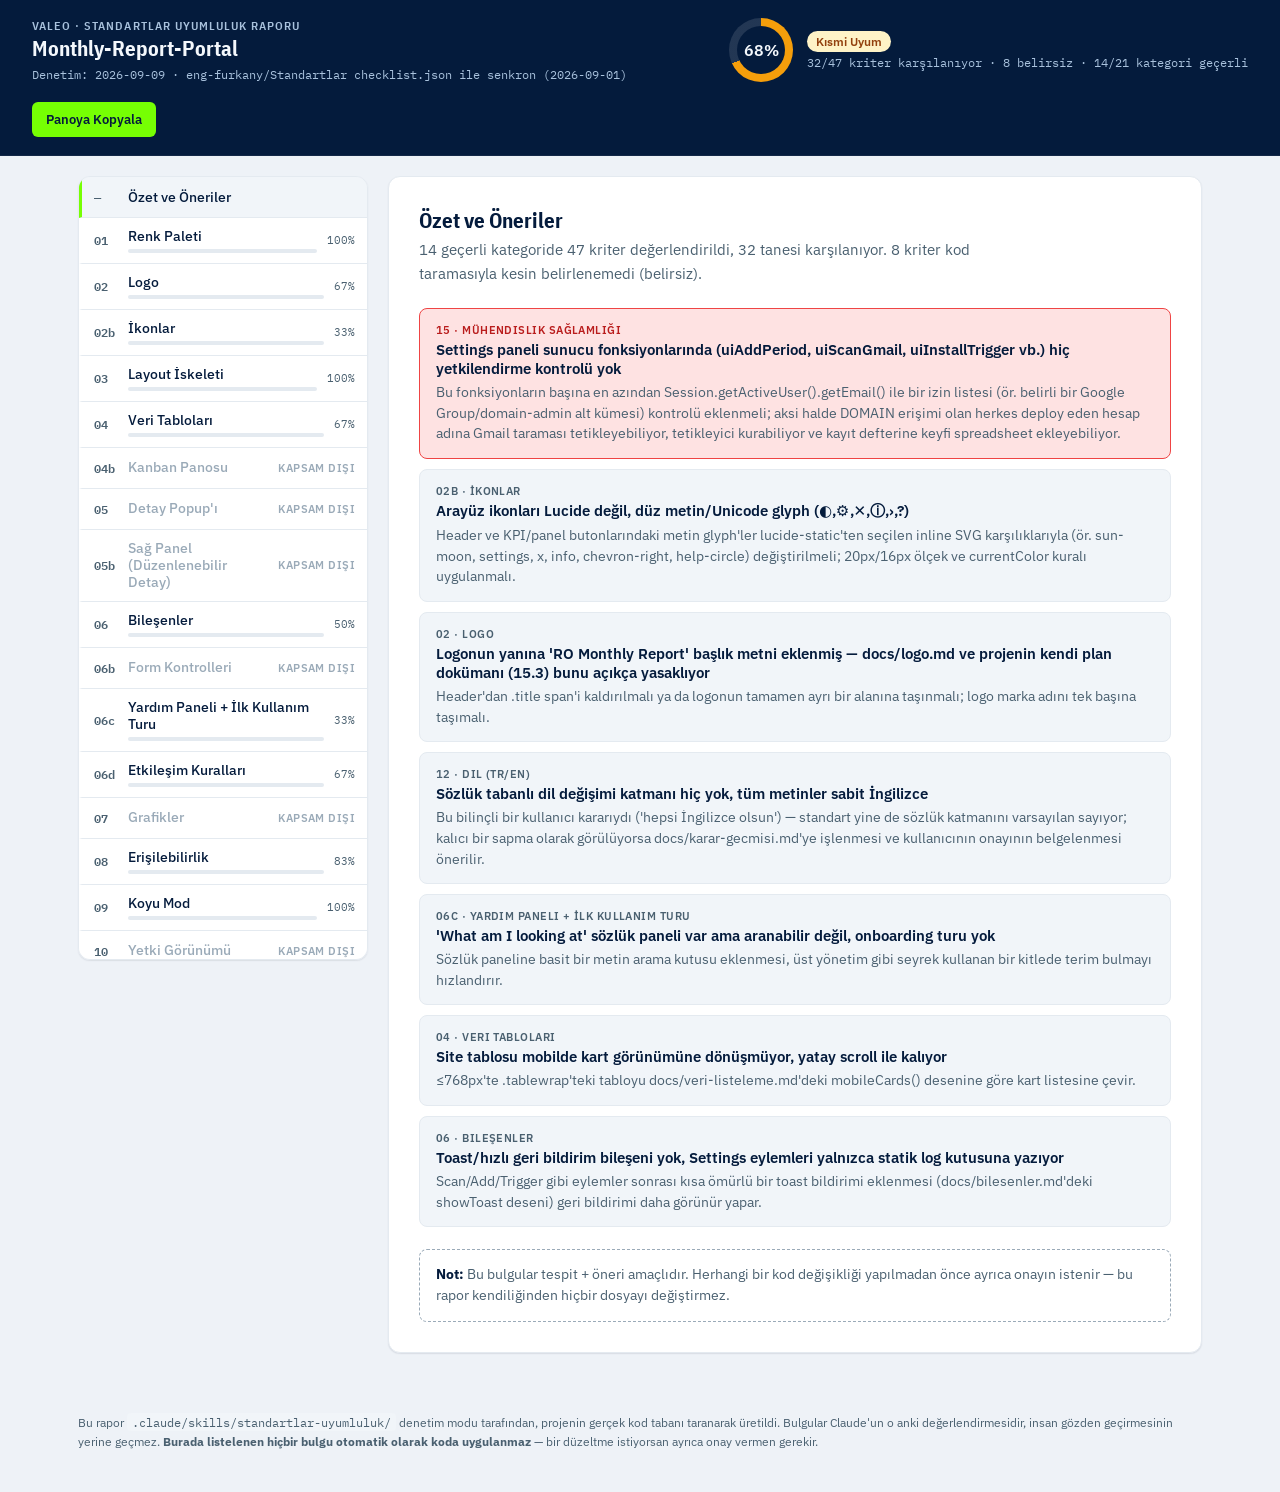
<file: standartlar-uyumluluk-monthly-report-portal.html>
<title>Standartlar Uyumluluk Raporu</title>
<style>
  @import url('https://fonts.googleapis.com/css2?family=IBM+Plex+Sans:wght@400;500;600;700&family=IBM+Plex+Sans+Condensed:wght@500;600;700&family=IBM+Plex+Mono:wght@400;500;600&display=swap');

  :root{
    --valeo-blue:#041b3c; --valeo-green:#76ff03; --valeo-mid:#0072ce; --valeo-dark:#003d9b;
    --surface:#ffffff; --surface-dim:#f1f5f9;
    --neutral-100:#e4eaf0; --neutral-300:#9aaab8; --neutral-600:#4a6070;
    --blue-200:#7ab8e0;

    --bg:#eef2f7; --panel:var(--surface); --panel-alt:var(--surface-dim);
    --border:var(--neutral-100); --border-strong:var(--neutral-300);
    --text:var(--valeo-blue); --text-dim:var(--neutral-600); --text-faint:var(--neutral-300);
    --accent:var(--valeo-mid);
    --cta-bg:var(--valeo-green); --cta-fg:var(--valeo-blue);
    --header-bg:var(--valeo-blue); --header-fg:#f4f8fc; --header-fg-dim:#a9c2dd;

    --good-fg:#15803d; --good-bg:#dcfce7; --good-track:#22c55e;
    --warn-fg:#92400e; --warn-bg:#fef3c7; --warn-track:#f59e0b;
    --bad-fg:#b91c1c;  --bad-bg:#fee2e2;  --bad-track:#ef4444;
    --track:var(--neutral-100);

    --radius-sm:6px; --radius-md:8px; --radius-lg:12px;
    --shadow-card:0 1px 2px rgba(4,27,60,0.06), 0 1px 1px rgba(4,27,60,0.04);
    color-scheme:light;
  }
  @media (prefers-color-scheme: dark){
    :root:not([data-theme="light"]){
      --bg:#0a1420; --panel:#111d2e; --panel-alt:#0d1826;
      --border:#20304a; --border-strong:#33496a;
      --text:#eaf1f8; --text-dim:#9db0c4; --text-faint:#5b7288;
      --accent:var(--blue-200);
      --cta-bg:var(--valeo-green); --cta-fg:#04142a;
      --header-bg:#071121; --header-fg:#f4f8fc; --header-fg-dim:#8ba7c4;
      --good-fg:#4ade80; --good-bg:rgba(74,222,128,0.14); --good-track:#4ade80;
      --warn-fg:#fbbf24; --warn-bg:rgba(251,191,36,0.14); --warn-track:#fbbf24;
      --bad-fg:#f87171;  --bad-bg:rgba(248,113,113,0.14); --bad-track:#f87171;
      --track:#1c2a3f;
      --shadow-card:0 1px 2px rgba(0,0,0,0.3), 0 1px 1px rgba(0,0,0,0.2);
      color-scheme:dark;
    }
  }
  :root[data-theme="dark"]{
    --bg:#0a1420; --panel:#111d2e; --panel-alt:#0d1826;
    --border:#20304a; --border-strong:#33496a;
    --text:#eaf1f8; --text-dim:#9db0c4; --text-faint:#5b7288;
    --accent:var(--blue-200);
    --cta-bg:var(--valeo-green); --cta-fg:#04142a;
    --header-bg:#071121; --header-fg:#f4f8fc; --header-fg-dim:#8ba7c4;
    --good-fg:#4ade80; --good-bg:rgba(74,222,128,0.14); --good-track:#4ade80;
    --warn-fg:#fbbf24; --warn-bg:rgba(251,191,36,0.14); --warn-track:#fbbf24;
    --bad-fg:#f87171;  --bad-bg:rgba(248,113,113,0.14); --bad-track:#f87171;
    --track:#1c2a3f;
    --shadow-card:0 1px 2px rgba(0,0,0,0.3), 0 1px 1px rgba(0,0,0,0.2);
    color-scheme:dark;
  }

  *{box-sizing:border-box;}
  body{ margin:0; background:var(--bg); color:var(--text); font-family:'IBM Plex Sans',system-ui,sans-serif; -webkit-font-smoothing:antialiased; }
  h1,h2,h3{ text-wrap:balance; margin:0; font-family:'IBM Plex Sans Condensed','IBM Plex Sans',sans-serif; }
  .mono{ font-family:'IBM Plex Mono',ui-monospace,monospace; font-variant-numeric:tabular-nums; }
  button{ font-family:inherit; }
  ::selection{ background:var(--cta-bg); color:var(--cta-fg); }

  .eyebrow{ font-family:'IBM Plex Sans Condensed',sans-serif; font-weight:600; font-size:.72rem; letter-spacing:.09em; text-transform:uppercase; }

  header{
    background:var(--header-bg); color:var(--header-fg);
    padding:18px clamp(16px,3vw,32px); display:flex; flex-wrap:wrap; align-items:center; gap:20px;
    position:sticky; top:0; z-index:20; border-bottom:1px solid rgba(255,255,255,0.06);
  }
  .brand{ display:flex; flex-direction:column; gap:2px; min-width:200px; }
  .brand .eyebrow{ color:var(--header-fg-dim); }
  .brand h1{ font-size:1.3rem; font-weight:700; color:var(--header-fg); }
  .brand .meta{ font-size:.78rem; color:var(--header-fg-dim); margin-top:2px; }

  .score-block{ display:flex; align-items:center; gap:14px; margin-left:auto; }
  .ring{
    --pct:0; width:64px; height:64px; border-radius:50%; position:relative;
    background:conic-gradient(var(--ring-color,var(--valeo-green)) calc(var(--pct)*1%), rgba(255,255,255,0.12) 0);
    display:flex; align-items:center; justify-content:center; flex-shrink:0;
  }
  .ring::after{ content:''; width:48px; height:48px; border-radius:50%; background:var(--header-bg); position:absolute; }
  .ring span{ position:relative; z-index:1; font-weight:600; font-size:1rem; color:var(--header-fg); }
  .score-meta{ display:flex; flex-direction:column; gap:3px; }
  .status-pill{ display:inline-flex; align-items:center; gap:5px; padding:3px 9px; border-radius:999px; font-size:.74rem; font-weight:600; width:max-content; }
  .score-sub{ font-size:.74rem; color:var(--header-fg-dim); }

  .btn{
    border:1px solid rgba(255,255,255,0.22); background:transparent; color:var(--header-fg);
    padding:8px 13px; border-radius:var(--radius-sm); font-size:.82rem; font-weight:500;
    cursor:pointer; display:inline-flex; align-items:center; gap:6px; white-space:nowrap;
  }
  .btn:hover{ background:rgba(255,255,255,0.08); }
  .btn.cta{ background:var(--cta-bg); color:var(--cta-fg); border-color:transparent; font-weight:600; }
  .btn.cta:hover{ filter:brightness(1.05); }
  .btn:focus-visible, [tabindex]:focus-visible{ outline:2px solid var(--valeo-green); outline-offset:2px; }

  .layout{ display:grid; grid-template-columns:290px 1fr; align-items:start; max-width:1180px; margin:0 auto; padding:20px clamp(12px,3vw,28px) 60px; gap:20px; }
  @media (max-width:860px){ .layout{ grid-template-columns:1fr; } }

  nav.cats{
    background:var(--panel); border:1px solid var(--border); border-radius:var(--radius-lg);
    box-shadow:var(--shadow-card); overflow:hidden; position:sticky; top:96px;
    max-height:calc(100vh - 116px); overflow-y:auto;
  }
  @media (max-width:860px){ nav.cats{ position:static; max-height:none; display:flex; overflow-x:auto; overflow-y:visible; } }
  .cat-row{
    display:flex; align-items:center; gap:10px; width:100%; text-align:left;
    background:transparent; border:0; border-left:3px solid transparent; border-bottom:1px solid var(--border);
    padding:10px 12px; cursor:pointer; color:var(--text);
  }
  @media (max-width:860px){ .cat-row{ flex-direction:column; align-items:flex-start; min-width:150px; border-left:0; border-bottom:0; border-right:1px solid var(--border); } }
  .cat-row:hover{ background:var(--panel-alt); }
  .cat-row.active{ background:var(--panel-alt); border-left-color:var(--valeo-green); }
  .cat-row.summary-row{ font-weight:600; }
  .cat-code{ font-size:.72rem; font-weight:600; color:var(--text-dim); flex-shrink:0; width:24px; }
  .cat-info{ flex:1; min-width:0; display:flex; flex-direction:column; gap:4px; }
  .cat-title{ font-size:.85rem; font-weight:500; line-height:1.25; }
  .cat-row.na .cat-title{ color:var(--text-faint); }
  .cat-bar-track{ height:4px; border-radius:2px; background:var(--track); overflow:hidden; }
  .cat-bar-fill{ height:100%; border-radius:2px; }
  .cat-pct{ font-size:.7rem; color:var(--text-dim); flex-shrink:0; }
  .na-tag{ font-size:.66rem; font-weight:600; text-transform:uppercase; letter-spacing:.04em; color:var(--text-faint); flex-shrink:0; }
  .crit-dot{ width:7px; height:7px; border-radius:50%; background:var(--bad-track); flex-shrink:0; }

  main.detail{ background:var(--panel); border:1px solid var(--border); border-radius:var(--radius-lg); box-shadow:var(--shadow-card); padding:clamp(18px,3vw,30px); }
  .detail-head{ display:flex; flex-wrap:wrap; justify-content:space-between; gap:14px; margin-bottom:6px; }
  .detail-title-row{ display:flex; align-items:baseline; gap:10px; flex-wrap:wrap; }
  .detail-code{ color:var(--text-faint); font-size:1rem; font-weight:600; }
  .detail-title{ font-size:1.3rem; font-weight:700; }
  .doc-chip{ font-family:'IBM Plex Mono',monospace; font-size:.74rem; background:var(--panel-alt); border:1px solid var(--border); padding:2px 8px; border-radius:5px; color:var(--text-dim); }
  .detail-desc{ color:var(--text-dim); font-size:.92rem; max-width:65ch; margin:8px 0 16px; line-height:1.55; }

  .cat-score-row{ display:flex; align-items:center; gap:12px; margin:16px 0 18px; padding:12px 14px; background:var(--panel-alt); border-radius:var(--radius-md); flex-wrap:wrap; }
  .cat-score-num{ font-family:'IBM Plex Mono',monospace; font-weight:600; font-size:1rem; }
  .unclear-note{ font-size:.78rem; color:var(--text-dim); }
  .cat-note{ margin:0 0 16px; padding:10px 14px; border-left:3px solid var(--border-strong); font-size:.86rem; color:var(--text-dim); background:var(--panel-alt); border-radius:0 var(--radius-sm) var(--radius-sm) 0; }

  .checklist{ list-style:none; margin:0; padding:0; display:flex; flex-direction:column; gap:2px; }
  .checklist li{ display:flex; align-items:flex-start; gap:10px; padding:10px 8px; border-radius:var(--radius-sm); border-bottom:1px solid var(--border); }
  .checklist li:last-child{ border-bottom:0; }
  .status-badge{ width:20px; height:20px; border-radius:50%; flex-shrink:0; display:flex; align-items:center; justify-content:center; margin-top:1px; }
  .status-badge svg{ width:12px; height:12px; }
  .status-badge.met{ background:var(--good-bg); color:var(--good-fg); }
  .status-badge.unmet{ background:var(--bad-bg); color:var(--bad-fg); }
  .status-badge.unclear{ background:var(--warn-bg); color:var(--warn-fg); }
  .item-body{ flex:1; min-width:0; }
  .item-text{ font-size:.9rem; line-height:1.45; }
  .item-text .crit{ display:inline-block; margin-left:6px; font-size:.66rem; font-weight:700; letter-spacing:.03em; color:var(--bad-fg); background:var(--bad-bg); padding:1px 6px; border-radius:999px; vertical-align:middle; }
  .item-evidence{ font-size:.78rem; color:var(--text-dim); margin-top:3px; font-family:'IBM Plex Mono',monospace; }

  .summary-lede{ font-size:.94rem; color:var(--text-dim); line-height:1.6; max-width:70ch; margin:4px 0 22px; }
  .rec-grid{ display:flex; flex-direction:column; gap:10px; margin-bottom:8px; }
  .rec-card{ display:flex; gap:12px; padding:14px 16px; border:1px solid var(--border); border-radius:var(--radius-md); background:var(--panel-alt); }
  .rec-card.critical{ border-color:var(--bad-track); background:var(--bad-bg); }
  .rec-card .rec-cat{ font-size:.7rem; font-weight:600; color:var(--text-dim); text-transform:uppercase; letter-spacing:.04em; margin-bottom:3px; }
  .rec-card.critical .rec-cat{ color:var(--bad-fg); }
  .rec-card .rec-summary{ font-weight:600; font-size:.94rem; margin-bottom:4px; }
  .rec-card .rec-action{ font-size:.86rem; color:var(--text-dim); line-height:1.5; }
  .approval-note{ margin-top:22px; padding:14px 16px; border:1px dashed var(--border-strong); border-radius:var(--radius-md); font-size:.85rem; color:var(--text-dim); line-height:1.55; }
  .approval-note strong{ color:var(--text); }

  .toast{
    position:fixed; bottom:22px; left:50%; transform:translateX(-50%) translateY(12px);
    background:var(--valeo-blue); color:#fff; padding:10px 18px; border-radius:999px;
    font-size:.85rem; font-weight:500; box-shadow:0 8px 24px rgba(0,0,0,0.25);
    opacity:0; pointer-events:none; transition:opacity .18s ease, transform .18s ease; z-index:50;
  }
  .toast.show{ opacity:1; transform:translateX(-50%) translateY(0); }

  footer{ max-width:1180px; margin:0 auto; padding:0 clamp(12px,3vw,28px) 40px; color:var(--text-dim); font-size:.78rem; line-height:1.6; }
  footer code{ font-family:'IBM Plex Mono',monospace; background:var(--panel-alt); padding:1px 5px; border-radius:4px; }

  @media (prefers-reduced-motion:reduce){ *{ transition:none !important; } }
</style>

<header>
  <div class="brand">
    <span class="eyebrow">Valeo · Standartlar Uyumluluk Raporu</span>
    <h1 id="projectTitle">—</h1>
    <span class="meta mono" id="auditMeta">—</span>
  </div>

  <div class="score-block">
    <div class="ring" id="scoreRing"><span id="scoreRingText">–</span></div>
    <div class="score-meta">
      <span class="status-pill" id="statusPill">—</span>
      <span class="score-sub mono" id="scoreSub">—</span>
    </div>
  </div>

  <button class="btn cta" id="copyBtn" type="button">Panoya Kopyala</button>
</header>

<div class="layout">
  <nav class="cats" id="catNav" aria-label="Kategoriler"></nav>
  <main class="detail" id="detailPanel"></main>
</div>

<footer>
  Bu rapor <code>.claude/skills/standartlar-uyumluluk/</code> denetim modu tarafından, projenin
  gerçek kod tabanı taranarak üretildi. Bulgular Claude'un o anki değerlendirmesidir, insan
  gözden geçirmesinin yerine geçmez. <strong>Burada listelenen hiçbir bulgu otomatik olarak koda
  uygulanmaz</strong> — bir düzeltme istiyorsan ayrıca onay vermen gerekir.
</footer>

<div class="toast" id="toast" role="status" aria-live="polite"></div>

<script type="application/json" id="findings-data">
{"project": "Monthly-Report-Portal", "auditedAt": "2026-09-09", "sourceNote": "eng-furkany/Standartlar checklist.json ile senkron (2026-09-01)", "categories": [{"id": "renk", "code": "01", "title": "Renk Paleti", "doc": "docs/renkler.md, tokens/colors.css", "mode": "default", "desc": "Marka rengi olarak yalnız resmi ValeoDashboard paleti (tokens/colors.css) kullanılır; Bursa CV hex'leri yalnız durum-rozeti deseni için referanstır, birebir taşınmaz.", "applicable": true, "applicabilityNote": "", "categoryNote": "", "items": [{"text": "Resmi palet kullanılıyor", "status": "met", "evidence": "src/Stylesheet.html:14 — --valeo-blue:#041b3c; --valeo-mid:#0072ce; --valeo-dark:#003d9b; --valeo-green:#76ff03 tek bir :root token bloğunda tanımlı."}, {"text": "Bursa CV hex'leri (#1B2B4B, #78BE20) marka rengi olarak taşınmamış", "status": "met", "evidence": "Repo genelinde #1B2B4B / #78BE20 için grep sıfır sonuç döndü."}, {"text": "Durum rozetlerinde soluk zemin + doygun yazı deseni var", "status": "met", "evidence": "src/Stylesheet.html — .pill.good{background:var(--good-bg); color:var(--good)} ve .pill.bad/.warn/.mute aynı desende (açık zemin + koyu/doygun yazı)."}, {"text": "Renk kullanımı tutarlı (tek bir yerde tanımlı değişken/token, dağınık hardcoded hex değil)", "status": "met", "evidence": "Marka renkleri yalnızca :root'ta (Stylesheet.html:14) tanımlı, kalan kullanımlar var(--valeo-*) token referansı; dosya genelinde tekrar eden çıplak marka hex'i bulunamadı."}]}, {"id": "logo", "code": "02", "title": "Logo", "doc": "docs/logo.md", "mode": "default", "desc": "Resmi logo dosyası kullanılıyor; yüklenemezse küçük/self-contained bir yedek dosyaya düşülür.", "applicable": true, "applicabilityNote": "", "categoryNote": "", "items": [{"text": "Logo yüklenemezse küçük/self-contained bir yedek dosyaya (~600×285 / <100KB, Valeo_Logo_AIClubPortal.png benzeri) düşülüyor", "status": "unclear", "evidence": "Logo assets/Valeo_Logo_AIClubPortal.png'den base64 olarak HTML'e gömülü (data: URI, src/LogoBase64.html) — ağdan yüklenmiyor, klasik <img onerror> senaryosu doğrudan uygulanmıyor. Base64 dizesi bozulursa geri düşecek bir mekanizma yok, ama bu farklı bir risk sınıfı."}, {"text": "Logo yüksekliği 32px'i geçmiyor", "status": "met", "evidence": "src/Stylesheet.html:63 — .topbar img.logo{height:28px}"}, {"text": "Koyu zeminde logo okunur kalıyor (beyaza çevrilmiş ya da zaten açık renkli)", "status": "met", "evidence": "src/Stylesheet.html:63 — filter:brightness(0) invert(1), .topbar zemini --valeo-blue (koyu)."}, {"text": "Logonun yanına ayrıca ürün/metin yazılmamış", "status": "unmet", "evidence": "src/Index.html:6-7 — logo <img>'in hemen ardından <span class=\"title\">RO Monthly Report</span> geliyor. Not: bu tam olarak projenin kendi plan dokümanındaki 15.3 maddesinin ('yanına metin yazılmaz') ihlali — plan bunu açıkça yasaklamış ama uygulamaya başlık metni eklenmiş."}]}, {"id": "ikon", "code": "02b", "title": "İkonlar", "doc": "docs/ikonlar.md", "mode": "default", "desc": "Resmi ikon kütüphanesi Lucide — elle çizilmiş özel SVG'ler kaynak projelerden birebir taşınmaz.", "applicable": true, "applicabilityNote": "", "categoryNote": "Projede iki ayrı ikon kaynağı iç içe: (a) donut/sparkline/bullet-bar gibi veri görselleştirme SVG'leri (bunlar Lucide kapsamı dışı, kendi veri-çizim amaçları var) ve (b) arayüz ikonları (kapatma, ayarlar, tema, bilgi, ok) — asıl standart sapması ikinci grupta.", "items": [{"text": "İkonlar Lucide kaynaklı (veya en azından tutarlı, tek bir kütüphaneden)", "status": "unmet", "evidence": "src/Index.html:9-43 — arayüz ikonları Lucide SVG değil, düz Unicode/metin karakterleri: '?' (btnGloss), '◐' (btnTheme), '⚙' (btnSettings), '✕' (btnCloseGloss/btnCloseSettings), 'ⓘ' (kpi-info, Script.html), '›' (chev, Script.html). Hiçbiri lucide-static kaynaklı inline SVG değil."}, {"text": "İkon boyutu tutarlı (20px, ikon-only butonlarda 16px)", "status": "unmet", "evidence": "Metin-glyph ikonlar font-size ile boyutlanıyor ve tutarsız: .tbtn.icon font-size:15px, .kpi-info font-size:11px, .chev font-size:17px — Lucide'ın 20px/16px kuralına uyan tek bir ölçek yok."}, {"text": "İkonlar currentColor ile boyanıyor, sabit hex değil", "status": "met", "evidence": "Metin-glyph'ler CSS color'dan (currentColor eşdeğeri) miras alıyor, hardcoded hex yok — ama bu SVG currentColor deseni değil, düz metin renk mirası."}]}, {"id": "layout", "code": "03", "title": "Layout İskeleti", "doc": "docs/jenerik-desenler.md, docs/sidebar.md", "mode": "default", "desc": "Font/köşe yarıçapı ölçeği ve sidebar deseni; ≤768px'te bottom-nav'a geçiş varsayılan.", "applicable": true, "applicabilityNote": "Proje çok-sayfalı bir sidebar navigasyonu değil, jenerik-desenler.md'nin diğer resmi deseni olan tek-sayfa 'Sinoptik Görünüm' (RO→site drill-down) kullanıyor — bu meşru bir alternatif, sidebar/bottom-nav maddeleri bu yüzden bu projeye uygulanmıyor.", "categoryNote": "", "items": [{"text": "Tutarlı bir köşe yarıçapı ölçeği var (6/8/12px benzeri)", "status": "met", "evidence": "src/Stylesheet.html:26 — --r-sm:8px; --r-md:10px; --r-lg:14px token ölçeği; 999px (pill/bar) ve 50% (dairesel buton) bilinçli istisnalar."}, {"text": "Sidebar veri-güdümlü bir menü yapısından geliyor (çok sayfalıysa) ya da bilinçli olarak statik (az sayfalıysa)", "status": "unclear", "evidence": "Projede sidebar hiç yok — jenerik-desenler.md'nin Sinoptik Görünüm deseni kullanıldığı için bu madde doğrudan uygulanmıyor."}, {"text": "≤768px'te sidebar yerini bottom-nav'a bırakıyor", "status": "unclear", "evidence": "Sidebar/bottom-nav yapısı yok (bkz. applicabilityNote) — mobilde filtre/KPI/RO listesi tek sütuna yeniden akıyor, ayrı bir bottom-nav bileşeni yok."}, {"text": "Header sabit yükseklikte ve marka renginde", "status": "met", "evidence": "src/Stylesheet.html:60-61 — .topbar{background:var(--valeo-blue); padding:12px 20px; position:sticky}, sabit iç boşluklu tutarlı yükseklik."}]}, {"id": "tablo", "code": "04", "title": "Veri Tabloları", "doc": "docs/veri-listeleme.md", "mode": "default", "desc": "google.script.run sonucu her zaman denetlenir; büyük tablolarda parçalı çizim sanallaştırma değildir, indirmeden önce flush zorunludur.", "applicable": true, "applicabilityNote": "", "categoryNote": "Veri hacmi küçük (48 site) — 1000+ satır senaryosu bu projede fiilen oluşmuyor.", "items": [{"text": "Sunucudan gelen sonuç her zaman denetleniyor ({error}/false kontrolü atlanmıyor)", "status": "met", "evidence": "src/Script.html:521-524, 573-576, 614-644 — her google.script.run çağrısı hem withSuccessHandler içinde res.error kontrolü hem withFailureHandler ile kapsanmış."}, {"text": "Filtre/sıralama tek bir ortak katmandan geçiyor (dağınık, sayfa başına ayrı filtre kodu değil)", "status": "met", "evidence": "Tüm filtreleme tek bir global F nesnesi (Script.html:7) ve ondan beslenen ortak aggregation fonksiyonları (statusMatches_, pickCube_ vb.) üzerinden yürüyor."}, {"text": "Büyük tablolarda (1000+ satır) parçalı/zamanlanmış çizim var", "status": "unclear", "evidence": "Proje en fazla 48 site/satır işliyor — bu eşik hiç oluşmadığı için kod tabanında ilgili bir desen aranmadı, mevcudiyeti test edilemedi."}, {"text": "İndirme/yazdırma öncesi tüm satırların DOM'a yazılması garanti ediliyor (chunk flush)", "status": "unclear", "evidence": "Parçalı render deseni olmadığı için (bkz. yukarı) flush garantisi kavramı bu projede karşılığı olmayan bir kontrol."}, {"text": "Mobilde tablo kart görünümüne dönüşüyor", "status": "unmet", "evidence": "src/Stylesheet.html — @media (max-width:860px) sorgusunda site tablosu için kart dönüşümü bulunamadı; tablo yatay scroll (.tablewrap{overflow-x:auto}) ile mobilde de tablo olarak kalıyor."}]}, {"id": "kanban", "code": "04b", "title": "Kanban Panosu", "doc": "docs/kanban.md", "mode": "optional", "desc": "Sabit aşamalı, sürükle-bırakla ilerleyen bir iş listesi varsa geçerli.", "applicable": false, "applicabilityNote": "draggable/dragover/kanban-column sinyali yok — proje bir rapor dashboard'u, iş takibi panosu değil.", "categoryNote": "", "items": []}, {"id": "popup", "code": "05", "title": "Detay Popup'ı", "doc": "docs/detay-popup.md", "mode": "optional", "desc": "Tabloda bir hücreye tıklayınca salt-okunur hızlı bakış gösteriliyorsa geçerli (InfoModal benzeri).", "applicable": false, "applicabilityNote": "Site satırına tıklayınca hafif bir popup değil, tam bir 'Seviye 3' görünümüne (site detay ekranı) geçiliyor — bu desen bu kategoriye değil doğrudan sayfa/görünüm navigasyonuna giriyor.", "categoryNote": "", "items": []}, {"id": "panel", "code": "05b", "title": "Sağ Panel (Düzenlenebilir Detay)", "doc": "docs/detay-panel.md", "mode": "optional", "desc": "Bir kaydı listeden çıkmadan görüntüleyip düzenleme + kayıtlar arası gezinme varsa geçerli.", "applicable": false, "applicabilityNote": "Dashboard salt-okunur; düzenlenebilir bir kayıt/drawer paneli yok.", "categoryNote": "", "items": []}, {"id": "bilesen", "code": "06", "title": "Bileşenler", "doc": "docs/bilesenler.md", "mode": "default", "desc": "Modal, toast ve filtre bileşenlerinin ortak deseni.", "applicable": true, "applicabilityNote": "", "categoryNote": "", "items": [{"text": "Modal/overlay için ortak bir bileşen kullanılıyor (sayfa başına ayrı overlay değil)", "status": "met", "evidence": "src/Index.html:40,50 — hem #dlgGloss hem #dlgSettings aynı .panelx sınıfını ve native <dialog>/showModal() mekanizmasını paylaşıyor."}, {"text": "Hızlı geri bildirim (toast) ile eyleme çağıran bildirim ayrımı var", "status": "unmet", "evidence": "Repo genelinde toast/Toast için eşleşme yok — geri bildirim yalnızca Settings panelindeki statik .log kutusu (logS()) üzerinden metin olarak veriliyor, ayrı bir toast bileşeni yok."}, {"text": "Filtre alanlarında native <select> yerine özel/erişilebilir bir dropdown var", "status": "unclear", "evidence": "Asıl filtreler (Product Type/Project Type/Customer) özel .seg buton grupları — standarda uygun. Ama Year/Month dönem seçicileri (src/Index.html:20-26) native <select> — bunlar teknik olarak 'filtre' değil dönem navigasyonu, sınır belirsiz."}]}, {"id": "form", "code": "06b", "title": "Form Kontrolleri", "doc": "docs/form-kontrolleri.md", "mode": "optional", "desc": "Checkbox/radio/switch/metin alanı varsa geçerli.", "applicable": false, "applicabilityNote": "Projede checkbox/radio/switch kontrolü yok; yalnızca <select>, <button> ve Settings panelinde iki <input type=text> var — bu kategorinin sinyali (checkbox/radio/switch) bulunamadı.", "categoryNote": "", "items": []}, {"id": "yardim", "code": "06c", "title": "Yardım Paneli + İlk Kullanım Turu", "doc": "docs/yardim-paneli.md", "mode": "optional", "desc": "Teknik terime aşina olmayan bir kullanıcı kitlesi veya günlük dönülen bir sistemse geçerli.", "applicable": true, "applicabilityNote": "'What am I looking at' sözlük paneli (#dlgGloss) mevcut — üst yönetim gibi teknik olmayan bir kitleye VS/OES/P1/P10/TTM gibi terimleri açıklıyor, tam bu kategorinin sinyali.", "categoryNote": "", "items": [{"text": "Uygulama içi bir yardım/dokümantasyon paneli var", "status": "met", "evidence": "src/Index.html:40-48 — #dlgGloss + #btnGloss ('What am I looking at'), src/Script.html — GLOSSARY dizisi ve fillGlossary()."}, {"text": "Aranabilir/filtrelenebilir", "status": "unmet", "evidence": "Glossary panelinde bir arama kutusu bulunamadı — fillGlossary(term) yalnız programatik olarak (bir KPI'nin ⓘ'sine tıklanınca) tek bir terime odaklanıyor, kullanıcının serbest metin arayabileceği bir input yok."}, {"text": "İlk kullanım turu (onboarding) var", "status": "unmet", "evidence": "Tooltip/spotlight tabanlı bir onboarding akışı için eşleşme bulunamadı."}]}, {"id": "etkilesim", "code": "06d", "title": "Etkileşim Kuralları", "doc": "docs/etkilesim-kurallari.md", "mode": "default", "desc": "Proje-bağımsız dört desen — hızlı ekleme, ölçüt destekli arama, kademeli Escape, hareket kataloğu.", "applicable": true, "applicabilityNote": "", "categoryNote": "Dashboard salt-okunur bir rapor ekranı — 'hızlı ekleme' ve 'ölçüt destekli arama' maddeleri kayıt oluşturma/serbest arama içeren uygulamalar için yazılmış, burada doğrudan karşılığı yok.", "items": [{"text": "Hızlı ekleme akışı var (uzun form yerine akıllı varsayımlarla tek adımda ekleme)", "status": "unclear", "evidence": "Dashboard salt-okunur, kullanıcının oluşturduğu bir 'kayıt' kavramı yok — Settings'teki 'dönem ekleme' (bir Sheets linki yapıştırma) tek-adımlı zaten, ama bu maddenin hedeflediği senaryoyla (form vs hızlı ekleme) tam örtüşmüyor."}, {"text": "Arama kutusu ölçüt/anahtar kelime destekliyor (örn. alan:değer söz dizimi)", "status": "unmet", "evidence": "Projede hiçbir serbest metin arama kutusu yok (filtreler seg-buton/select ile yapılıyor, metin arama değil)."}, {"text": "Birden fazla katman (modal/panel/tooltip) açıkken Escape önceliğe göre kapanıyor", "status": "met", "evidence": "src/Index.html:40,50 — her iki panel de native <dialog>+showModal() kullanıyor, tarayıcı Escape'i yerleşik olarak en üstteki modal'a uyguluyor; projede aynı anda birden fazla dialog açılan bir senaryo da yok."}, {"text": "Animasyon/geçiş süreleri tutarlı bir ölçekten geliyor", "status": "met", "evidence": "src/Stylesheet.html genelinde transition süreleri .13s-.18s dar bir aralıkta kümeleniyor (ör. .14s ease tekrar eden değer) — rastgele dağılmış değil, tek bir adlandırılmış token değişkeni yok ama pratikte tutarlı."}]}, {"id": "grafik", "code": "07", "title": "Grafikler", "doc": "docs/grafikler.md", "mode": "optional", "desc": "Kaynak yalnız Bursa CV Projects — ValeoDashboard'da boş canvas dışında bir standart yok.", "applicable": false, "applicabilityNote": "Projede <canvas> veya bir grafik kütüphanesi (Chart.js vb.) yok — elle çizilmiş inline SVG mini-grafikler (donut/sparkline/bullet-bar) kullanılıyor, bu standardın sinyaline (canvas tabanlı grafik) uymuyor.", "categoryNote": "", "items": []}, {"id": "a11y", "code": "08", "title": "Erişilebilirlik", "doc": "docs/jenerik-desenler.md, docs/muhendislik-standartlari.md", "mode": "default", "desc": "Proje-bağımsız dört temel kalıp + klavye/form erişilebilirliği bulguları.", "applicable": true, "applicabilityNote": "", "categoryNote": "", "items": [{"text": ":focus-visible stili tanımlı", "status": "met", "evidence": "src/Stylesheet.html:53-54 — :focus-visible{...} + .topbar :focus-visible{...} özel varyantı."}, {"text": "prefers-reduced-motion saygı görüyor", "status": "met", "evidence": "src/Stylesheet.html:55 — @media (prefers-reduced-motion:reduce){*{transition:none!important;animation:none!important}}"}, {"text": "Skip-link ve sr-only yardımcı sınıfları var", "status": "unmet", "evidence": "src/Stylesheet.html:56 — .sr-only tanımlı ve mevcut, ama bir .skip-link / 'skip to content' bağlantısı bulunamadı — madde iki parçalı, ikinci yarısı eksik."}, {"text": "Modal'larda ARIA + odak tuzağı çalışıyor", "status": "met", "evidence": "src/Index.html:40,50 — native <dialog> + showModal() kullanımı tarayıcının yerleşik odak tuzağını ve modal semantiğini sağlıyor; ayrıca aria-labelledby ile başlığa bağlanmış."}, {"text": "Birincil eylemler yalnız klavyeyle de tamamlanabiliyor", "status": "met", "evidence": "Tüm tıklanabilir yüzeyler (RO satırı, site satırı, filtre segmentleri) gerçek <button> elemanı — div/span tabanlı sahte buton bulunamadı."}, {"text": "Form alanlarında label for eşleşmesi ve durum değişikliklerinde aria-live var", "status": "met", "evidence": "src/Index.html — <label class=\"flabel\" for=\"inpQuery\">/<label for=\"inpUrl\"> input id'leriyle eşleşiyor; #settingsLog aria-live=\"polite\" taşıyor."}]}, {"id": "darkmode", "code": "09", "title": "Koyu Mod", "doc": "docs/koyu-mod.md", "mode": "default", "desc": "2026-08-29 kararıyla varsayılan — kullanıcı özellikle istemedikçe atlanmaz.", "applicable": true, "applicabilityNote": "", "categoryNote": "", "items": [{"text": "Koyu mod açma/kapama mekanizması var", "status": "met", "evidence": "src/Script.html:593-602 — applyTheme()/toggleTheme fonksiyonu, body.classList.toggle('dark-mode',...), #btnTheme."}, {"text": "OS tercihini algılıyor", "status": "met", "evidence": "src/Script.html:600 — window.matchMedia('(prefers-color-scheme: dark)').matches, kayıtlı tercih yoksa fallback olarak kullanılıyor."}, {"text": "Kullanıcı tercihi kalıcı olarak saklanıyor", "status": "met", "evidence": "src/Script.html:595,598 — localStorage.setItem/getItem('roDashTheme',...)."}]}, {"id": "yetki", "code": "10", "title": "Yetki Görünümü", "doc": "docs/yetki-gorunumu.md", "mode": "optional", "desc": "Kullanıcı rolüne göre bazı kontroller kısıtlanıyorsa geçerli — gerçek kontrol her zaman sunucuda olmalı.", "applicable": false, "applicabilityNote": "Rol/izin bazlı bir UI farklılaşması yok — DOMAIN erişimi olan herkes aynı salt-okunur görünümü görüyor. (Sunucu tarafı yetkilendirme eksikliği bulgusu bu kategoride değil, doğrudan ilgili olduğu 'Mühendislik Sağlamlığı' kategorisinde raporlanıyor.)", "categoryNote": "", "items": []}, {"id": "print", "code": "11", "title": "Yazdırma", "doc": "docs/yazdirma.md", "mode": "optional", "desc": "Sayfa yazdırma veya PDF alma ihtiyacı varsa geçerli.", "applicable": true, "applicabilityNote": "src/Stylesheet.html:300 — @media print bloğu mevcut, kategori aktif.", "categoryNote": "", "items": [{"text": "@media print ile gezinme/filtre gizleniyor", "status": "met", "evidence": "src/Stylesheet.html:300+ — .topbar,.filters,.crumb button,.tbtn,.kpi-info,.chev{display:none!important} yazdırmada gizleniyor."}, {"text": "Tablo sayfa sınırında düzgün kırılıyor", "status": "met", "evidence": "src/Stylesheet.html — @media print altında .kpi,.ro-row,.panel,.tablewrap{break-inside:avoid} tanımlı."}, {"text": "Renkli başlık zemini yazdırmada korunuyor", "status": "unmet", "evidence": "print-color-adjust / -webkit-print-color-adjust için grep eşleşmesi yok; ayrıca .topbar zaten yazdırmada gizlendiği için (yukarıdaki madde) marka renkli başlık zemini yazdırılan sayfada hiç görünmüyor — bu bilinçli bir tercih olabilir ama madde metniyle bire bir örtüşmüyor."}]}, {"id": "dil", "code": "12", "title": "Dil (TR/EN)", "doc": "docs/dil-yerellestirme.md", "mode": "default", "desc": "2026-08-29 kararıyla varsayılan sözlük tabanlı dil değişimi — yalnız Türkçe biçimlendirme yetmez.", "applicable": true, "applicabilityNote": "", "categoryNote": "Kullanıcı bu proje için açıkça 'hepsi İngilizce olmalı' talimatı verdi (bilinçli tek-dil kararı) — ama bu, sözlük/dil-değiştirme katmanının kurulu olması gerekliliğini karşılamıyor; standart bir dil seçici değil, tamamen sabit tek dil öngörüyor.", "items": [{"text": "Metinler bir sözlük/çeviri katmanından geliyor (hardcoded Türkçe metin yerine)", "status": "unmet", "evidence": "src/Script.html/Index.html genelinde tüm arayüz metinleri doğrudan İngilizce string literal olarak yazılı (ör. 'Budget Year', 'Sites reported') — bir T{}/t() sözlük katmanı yok."}, {"text": "Dil değiştiğinde <html lang> gerçekten güncelleniyor", "status": "unmet", "evidence": "document.documentElement.lang ataması için eşleşme yok; dil değiştirme mekanizması zaten mevcut değil."}, {"text": "Sabit kategoriler/durum metinleri de çeviri kapsamında", "status": "unmet", "evidence": "Durum rozeti metinleri ('reported late' vb.) doğrudan İngilizce hardcoded, çeviri kapsamı yok."}, {"text": "Sayı/tarih biçimi seçili dile göre değişiyor", "status": "unclear", "evidence": "src/Script.html:14-15 — nf() Number.toLocaleString('en-US',...) kullanıyor (locale-duyarlı biçimlendirme VAR) ama sabit 'en-US'e kilitli, bir dil seçiciye bağlı değil çünkü dil seçici zaten yok."}]}, {"id": "workspace", "code": "13", "title": "Google Workspace Add-on", "doc": "docs/workspace-addon.md", "mode": "optional", "desc": "Bağımsız bir web app değil, Docs/Sheets içine açılan bir Apps Script add-on ise geçerli.", "applicable": false, "applicabilityNote": "src/appsscript.json'da addOns bloğu yok, yalnızca webapp bloğu var (access:DOMAIN, executeAs:USER_DEPLOYING) — proje bağımsız (standalone) bir web app, container-bound sidebar add-on değil.", "categoryNote": "", "items": []}, {"id": "appsscript", "code": "14", "title": "Apps Script'e Push", "doc": ".claude/skills/apps-script-push/SKILL.md", "mode": "optional", "desc": "Claude Code web'in bulut konteynerinden clasp ile canlıya push gerekiyorsa geçerli — bir tasarım deseni değil oturum mekaniği, bu yüzden kod taramasıyla değil geçmiş oturum pratiğiyle değerlendirilir.", "applicable": true, "applicabilityNote": "src/.clasp.json mevcut, bu oturumda clasp push gerçekten kullanıldı.", "categoryNote": "", "items": [{"text": ".clasprc.json (kimlik dosyası) repoda veya commit geçmişinde yok", "status": "met", "evidence": "git log --all --diff-filter=A --name-only içinde .clasprc.json için eşleşme yok (yalnızca guard-clasprc-*.sh hook dosya adları eşleşti, kimlik dosyasının kendisi değil); dosya yalnızca ~/.clasprc.json'da (repo dışında) tutuldu."}, {"text": ".clasp.json'da scriptId tanımlı", "status": "met", "evidence": "src/.clasp.json — {\"scriptId\":\"18VQYUJ8mb2Vss-NAVirZ8A7_BZFsdYATgBuwZKGod8fglWHT9EglHwUj\",\"rootDir\":\".\"}"}]}, {"id": "muhendislik", "code": "15", "title": "Mühendislik Sağlamlığı", "doc": "docs/muhendislik-standartlari.md", "mode": "default", "desc": "7 ayrı arkadaş projenin denetimlerinde bağımsız tekrarlanan 9 puan-kaybı kalıbı — varsayılan olarak baştan aranır.", "applicable": true, "applicabilityNote": "", "categoryNote": "", "items": [{"text": "Sunucu tarafı fonksiyonlarında yetkilendirme kontrolü var", "status": "unmet", "critical": true, "evidence": "src/Code.gs:123-127 (uiScanGmail, uiAddPeriod, uiRemovePeriod, uiSetGmailQuery, uiInstallTrigger) ve src/PeriodRegistry.gs — hiçbirinde çağıran kullanıcı/rol kontrolü yok. Erişim yalnız appsscript.json'daki webapp.access:'DOMAIN' ile sınırlı; script executeAs:'USER_DEPLOYING' olduğu için bu fonksiyonlar HER DOMAIN kullanıcısı tarafından tetiklenebilir ama deploy eden hesabın kimliğiyle çalışır (Gmail'i deploy eden hesabın adına taranır, tetikleyici deploy eden hesap adına kurulur, keyfi bir spreadsheet ID'si deploy eden hesabın erişimiyle kayıt defterine eklenebilir). Bu, deploy eden hesap adına yetkisiz eylem tetikleme riski taşıyor — stil bulgusu değil, gerçek bir yetkilendirme boşluğu."}, {"text": "\"Başarılı\" mesajı ekrana yazılmadan önce gerçek sonuç doğrulanıyor", "status": "met", "evidence": "src/Script.html:616,640 — logS() çağrılarından önce her yerde r.error kontrolü var, hata varsa 'Error: ...' yazılıp erken dönülüyor."}, {"text": "En az bir zamanlanmış görev/tetikleyici var (varsa otomasyon ihtiyacı)", "status": "met", "evidence": "src/PeriodRegistry.gs — installDailyScanTrigger(), ScriptApp.newTrigger('scanGmailForPeriods').timeBased().everyDays(1).atHour(6)."}, {"text": "Yarım/stub özellikler arayüzden gizli", "status": "met", "evidence": "'yakında'/'coming soon'/işlevsiz disabled buton için grep eşleşmesi yok."}, {"text": "En az bir eşik-tabanlı uyarı/analiz katmanı var", "status": "met", "evidence": "src/Code.gs:133 — s.status='behind-schedule' (raporlama ayının gerisinde kalan site), src/Script.html — 'X sites behind Budget YTD' KPI'si."}, {"text": "Kullanım verisi toplanıp özetleniyor", "status": "unmet", "evidence": "Repo genelinde analytics/logEvent/usageLog için eşleşme yok — hiçbir kullanım/analiz özeti mekanizması bulunamadı."}, {"text": "Kritik hesaplamalar için test var", "status": "met", "evidence": "tests/parser-test.js — DateUtil/SheetReader/Parser/SiteParser'ı FUEN_06 gerçek altın-örnek değerlerine karşı doğrulayan 60 assertion (node tests/parser-test.js ile çalıştırılıyor)."}]}], "recommendations": [{"categoryId": "muhendislik", "summary": "Settings paneli sunucu fonksiyonlarında (uiAddPeriod, uiScanGmail, uiInstallTrigger vb.) hiç yetkilendirme kontrolü yok", "action": "Bu fonksiyonların başına en azından Session.getActiveUser().getEmail() ile bir izin listesi (ör. belirli bir Google Group/domain-admin alt kümesi) kontrolü eklenmeli; aksi halde DOMAIN erişimi olan herkes deploy eden hesap adına Gmail taraması tetikleyebiliyor, tetikleyici kurabiliyor ve kayıt defterine keyfi spreadsheet ekleyebiliyor.", "critical": true}, {"categoryId": "ikon", "summary": "Arayüz ikonları Lucide değil, düz metin/Unicode glyph (◐,⚙,✕,ⓘ,›,?)", "action": "Header ve KPI/panel butonlarındaki metin glyph'ler lucide-static'ten seçilen inline SVG karşılıklarıyla (ör. sun-moon, settings, x, info, chevron-right, help-circle) değiştirilmeli; 20px/16px ölçek ve currentColor kuralı uygulanmalı.", "critical": false}, {"categoryId": "logo", "summary": "Logonun yanına 'RO Monthly Report' başlık metni eklenmiş — docs/logo.md ve projenin kendi plan dokümanı (15.3) bunu açıkça yasaklıyor", "action": "Header'dan .title span'i kaldırılmalı ya da logonun tamamen ayrı bir alanına taşınmalı; logo marka adını tek başına taşımalı.", "critical": false}, {"categoryId": "dil", "summary": "Sözlük tabanlı dil değişimi katmanı hiç yok, tüm metinler sabit İngilizce", "action": "Bu bilinçli bir kullanıcı kararıydı ('hepsi İngilizce olsun') — standart yine de sözlük katmanını varsayılan sayıyor; kalıcı bir sapma olarak görülüyorsa docs/karar-gecmisi.md'ye işlenmesi ve kullanıcının onayının belgelenmesi önerilir.", "critical": false}, {"categoryId": "yardim", "summary": "'What am I looking at' sözlük paneli var ama aranabilir değil, onboarding turu yok", "action": "Sözlük paneline basit bir metin arama kutusu eklenmesi, üst yönetim gibi seyrek kullanan bir kitlede terim bulmayı hızlandırır.", "critical": false}, {"categoryId": "tablo", "summary": "Site tablosu mobilde kart görünümüne dönüşmüyor, yatay scroll ile kalıyor", "action": "≤768px'te .tablewrap'teki tabloyu docs/veri-listeleme.md'deki mobileCards() desenine göre kart listesine çevir.", "critical": false}, {"categoryId": "bilesen", "summary": "Toast/hızlı geri bildirim bileşeni yok, Settings eylemleri yalnızca statik log kutusuna yazıyor", "action": "Scan/Add/Trigger gibi eylemler sonrası kısa ömürlü bir toast bildirimi eklenmesi (docs/bilesenler.md'deki showToast deseni) geri bildirimi daha görünür yapar.", "critical": false}]}
</script>

<script>
(function(){
  "use strict";

  var ICONS = {
    met: '<svg viewBox="0 0 24 24" fill="none" stroke="currentColor" stroke-width="3" stroke-linecap="round" stroke-linejoin="round"><polyline points="20 6 9 17 4 12"></polyline></svg>',
    unmet: '<svg viewBox="0 0 24 24" fill="none" stroke="currentColor" stroke-width="3" stroke-linecap="round" stroke-linejoin="round"><line x1="18" y1="6" x2="6" y2="18"></line><line x1="6" y1="6" x2="18" y2="18"></line></svg>',
    unclear: '<svg viewBox="0 0 24 24" fill="none" stroke="currentColor" stroke-width="3" stroke-linecap="round" stroke-linejoin="round"><line x1="5" y1="12" x2="19" y2="12"></line></svg>'
  };
  var STATUS_LABEL = {met:'Karşılanıyor', unmet:'Karşılanmıyor', unclear:'Belirsiz'};

  var raw = document.getElementById('findings-data').textContent.trim();
  var DATA = null;
  try{ DATA = JSON.parse(raw); }catch(e){ DATA = null; }

  var activeCat = 'summary';

  function catCounts(cat){
    var met=0, unmet=0, unclear=0;
    cat.items.forEach(function(it){
      if(it.status==='met') met++;
      else if(it.status==='unmet') unmet++;
      else unclear++;
    });
    var denom = met+unmet;
    var pct = denom ? Math.round((met/denom)*100) : 0;
    return {met:met, unmet:unmet, unclear:unclear, total:cat.items.length, pct:pct, denom:denom};
  }

  function statusOf(pct, denom){
    if(!denom) return 'unclear';
    if(pct>=75) return 'good';
    if(pct>=50) return 'warn';
    return 'bad';
  }

  function overall(){
    var met=0, unmet=0, unclear=0, activeCount=0;
    (DATA.categories||[]).forEach(function(c){
      if(!c.applicable) return;
      activeCount++;
      var s = catCounts(c);
      met += s.met; unmet += s.unmet; unclear += s.unclear;
    });
    var denom = met+unmet;
    var pct = denom ? Math.round((met/denom)*100) : 0;
    return {met:met, unmet:unmet, unclear:unclear, denom:denom, pct:pct, activeCount:activeCount};
  }

  function renderHeader(){
    document.getElementById('projectTitle').textContent = (DATA && DATA.project) || 'Bilinmeyen Proje';
    document.getElementById('auditMeta').textContent = DATA ? ('Denetim: ' + (DATA.auditedAt || '—') + (DATA.sourceNote ? ' · ' + DATA.sourceNote : '')) : '';

    if(!DATA){
      document.getElementById('scoreSub').textContent = 'Bulgu verisi okunamadı';
      return;
    }
    var o = overall();
    var st = statusOf(o.pct, o.denom);
    var ring = document.getElementById('scoreRing');
    ring.style.setProperty('--pct', o.pct);
    ring.style.setProperty('--ring-color', 'var(--' + st + '-track)');
    document.getElementById('scoreRingText').textContent = o.pct + '%';
    var pill = document.getElementById('statusPill');
    var label = st==='good' ? 'Uyumlu' : st==='warn' ? 'Kısmi Uyum' : o.denom ? 'Yetersiz' : 'Veri Yok';
    pill.textContent = label;
    pill.style.background = 'var(--' + st + '-bg)';
    pill.style.color = 'var(--' + st + '-fg)';
    document.getElementById('scoreSub').textContent =
      o.met + '/' + o.denom + ' kriter karşılanıyor · ' + o.unclear + ' belirsiz · ' + o.activeCount + '/' + (DATA.categories||[]).length + ' kategori geçerli';
  }

  function renderNav(){
    var nav = document.getElementById('catNav');
    nav.innerHTML = '';
    if(!DATA) return;

    var sumRow = document.createElement('button');
    sumRow.type = 'button';
    sumRow.className = 'cat-row summary-row' + (activeCat==='summary' ? ' active' : '');
    sumRow.innerHTML = '<span class="cat-code mono">—</span><span class="cat-info"><span class="cat-title">Özet ve Öneriler</span></span>';
    sumRow.addEventListener('click', function(){ activeCat='summary'; render(); });
    nav.appendChild(sumRow);

    (DATA.categories||[]).forEach(function(c){
      var row = document.createElement('button');
      row.type = 'button';
      row.className = 'cat-row' + (c.id===activeCat ? ' active' : '') + (!c.applicable ? ' na' : '');

      var code = document.createElement('span');
      code.className = 'cat-code mono';
      code.textContent = c.code;
      row.appendChild(code);

      var info = document.createElement('span');
      info.className = 'cat-info';
      var titleWrap = document.createElement('span');
      titleWrap.style.display='flex'; titleWrap.style.alignItems='center'; titleWrap.style.gap='6px';
      var title = document.createElement('span');
      title.className = 'cat-title';
      title.textContent = c.title;
      titleWrap.appendChild(title);
      if(c.applicable && c.items.some(function(it){ return it.status==='unmet' && it.critical; })){
        var dot = document.createElement('span');
        dot.className = 'crit-dot';
        dot.title = 'Kritik bulgu var';
        titleWrap.appendChild(dot);
      }
      info.appendChild(titleWrap);

      if(c.applicable){
        var s = catCounts(c);
        var st = statusOf(s.pct, s.denom);
        var track = document.createElement('span');
        track.className = 'cat-bar-track';
        var fill = document.createElement('span');
        fill.className = 'cat-bar-fill';
        fill.style.width = s.pct + '%';
        fill.style.background = 'var(--' + st + '-track)';
        track.appendChild(fill);
        info.appendChild(track);
      }
      row.appendChild(info);

      if(c.applicable){
        var s2 = catCounts(c);
        var pctText = document.createElement('span');
        pctText.className = 'cat-pct mono';
        pctText.textContent = s2.pct + '%';
        row.appendChild(pctText);
      } else {
        var tag = document.createElement('span');
        tag.className = 'na-tag';
        tag.textContent = 'Kapsam Dışı';
        row.appendChild(tag);
      }

      row.addEventListener('click', function(){ activeCat = c.id; render(); });
      nav.appendChild(row);
    });
  }

  function renderSummary(){
    var panel = document.getElementById('detailPanel');
    panel.innerHTML = '';
    var head = document.createElement('div');
    head.innerHTML = '<h2 class="detail-title">Özet ve Öneriler</h2>';
    panel.appendChild(head);

    var lede = document.createElement('p');
    lede.className = 'summary-lede';
    var o = overall();
    lede.textContent = DATA.categories.filter(function(c){return c.applicable;}).length +
      ' geçerli kategoride ' + o.denom + ' kriter değerlendirildi, ' + o.met + ' tanesi karşılanıyor. ' +
      (o.unclear ? o.unclear + ' kriter kod taramasıyla kesin belirlenemedi (belirsiz).' : '');
    panel.appendChild(lede);

    var grid = document.createElement('div');
    grid.className = 'rec-grid';
    var recs = DATA.recommendations || [];
    if(!recs.length){
      var none = document.createElement('p');
      none.className = 'detail-desc';
      none.textContent = 'Bu denetimde öne çıkarılacak bir öneri işaretlenmedi.';
      grid.appendChild(none);
    }
    recs.forEach(function(r){
      var cat = DATA.categories.filter(function(c){ return c.id===r.categoryId; })[0];
      var card = document.createElement('div');
      card.className = 'rec-card' + (r.critical ? ' critical' : '');
      card.innerHTML =
        '<div style="flex:1"><div class="rec-cat">' + (cat ? cat.code + ' · ' + cat.title : r.categoryId) + '</div>' +
        '<div class="rec-summary">' + r.summary + '</div>' +
        '<div class="rec-action">' + r.action + '</div></div>';
      card.style.cursor = 'pointer';
      card.addEventListener('click', function(){ if(cat){ activeCat = cat.id; render(); } });
      grid.appendChild(card);
    });
    panel.appendChild(grid);

    var note = document.createElement('div');
    note.className = 'approval-note';
    note.innerHTML = '<strong>Not:</strong> Bu bulgular tespit + öneri amaçlıdır. Herhangi bir kod değişikliği ' +
      'yapılmadan önce ayrıca onayın istenir — bu rapor kendiliğinden hiçbir dosyayı değiştirmez.';
    panel.appendChild(note);
  }

  function renderCategory(c){
    var panel = document.getElementById('detailPanel');
    panel.innerHTML = '';

    var head = document.createElement('div');
    head.className = 'detail-head';
    var titleRow = document.createElement('div');
    titleRow.className = 'detail-title-row';
    titleRow.innerHTML = '<span class="detail-code mono">' + c.code + '</span>' +
      '<h2 class="detail-title">' + c.title + '</h2>' +
      '<span class="doc-chip">' + c.doc + '</span>';
    head.appendChild(titleRow);
    panel.appendChild(head);

    var desc = document.createElement('p');
    desc.className = 'detail-desc';
    desc.textContent = c.desc || '';
    panel.appendChild(desc);

    if(!c.applicable){
      var naBox = document.createElement('div');
      naBox.className = 'cat-note';
      naBox.textContent = 'Kapsam Dışı. ' + (c.applicabilityNote || 'Bu projede bu kategoriye ait bir sinyal bulunamadı.');
      panel.appendChild(naBox);
      return;
    }

    var s = catCounts(c);
    var st = statusOf(s.pct, s.denom);
    var scoreRow = document.createElement('div');
    scoreRow.className = 'cat-score-row';
    scoreRow.innerHTML =
      '<span class="status-pill" style="background:var(--' + st + '-bg);color:var(--' + st + '-fg)">' +
      (st==='good'?'Uyumlu':st==='warn'?'Kısmi Uyum':s.denom?'Yetersiz':'Veri Yok') + '</span>' +
      '<span class="cat-score-num mono">' + s.met + '/' + s.denom + '</span>' +
      (s.unclear ? '<span class="unclear-note">' + s.unclear + ' belirsiz</span>' : '');
    panel.appendChild(scoreRow);

    if(c.categoryNote){
      var noteBox = document.createElement('div');
      noteBox.className = 'cat-note';
      noteBox.textContent = c.categoryNote;
      panel.appendChild(noteBox);
    }

    var list = document.createElement('ul');
    list.className = 'checklist';
    c.items.forEach(function(item){
      var li = document.createElement('li');
      var badge = document.createElement('span');
      badge.className = 'status-badge ' + item.status;
      badge.innerHTML = ICONS[item.status] || ICONS.unclear;
      badge.title = STATUS_LABEL[item.status] || 'Belirsiz';
      li.appendChild(badge);

      var body = document.createElement('div');
      body.className = 'item-body';
      var text = document.createElement('div');
      text.className = 'item-text';
      text.textContent = item.text;
      if(item.critical && item.status==='unmet'){
        var crit = document.createElement('span');
        crit.className = 'crit';
        crit.textContent = 'KRİTİK';
        text.appendChild(crit);
      }
      body.appendChild(text);
      if(item.evidence){
        var ev = document.createElement('div');
        ev.className = 'item-evidence';
        ev.textContent = item.evidence;
        body.appendChild(ev);
      }
      li.appendChild(body);
      list.appendChild(li);
    });
    panel.appendChild(list);
  }

  function render(){
    renderHeader();
    renderNav();
    if(!DATA){
      document.getElementById('detailPanel').innerHTML = '<p class="detail-desc">Bulgu verisi okunamadı — <code>findings-data</code> script bloğu geçerli JSON içermiyor.</p>';
      return;
    }
    if(activeCat==='summary'){ renderSummary(); return; }
    var c = DATA.categories.filter(function(x){ return x.id===activeCat; })[0];
    if(c) renderCategory(c); else renderSummary();
  }

  function showToast(msg){
    var t = document.getElementById('toast');
    t.textContent = msg;
    t.classList.add('show');
    clearTimeout(showToast._h);
    showToast._h = setTimeout(function(){ t.classList.remove('show'); }, 2200);
  }

  function buildReportText(){
    if(!DATA) return '';
    var o = overall();
    var lines = [];
    lines.push('# ' + (DATA.project||'Proje') + ' — Standartlar Uyumluluk Raporu');
    lines.push('Denetim: ' + (DATA.auditedAt||'—'));
    lines.push('Genel: ' + o.pct + '% · ' + o.met + '/' + o.denom + ' kriter · ' + o.unclear + ' belirsiz');
    lines.push('');
    (DATA.recommendations||[]).forEach(function(r){
      lines.push('- [' + (r.critical?'KRİTİK':'öneri') + '] ' + r.summary + ' → ' + r.action);
    });
    lines.push('');
    DATA.categories.forEach(function(c){
      if(!c.applicable){ lines.push('## ' + c.code + ' · ' + c.title + ' — Kapsam Dışı'); lines.push(''); return; }
      var s = catCounts(c);
      lines.push('## ' + c.code + ' · ' + c.title + ' — ' + s.met + '/' + s.denom + ' (' + s.pct + '%)');
      c.items.forEach(function(item){
        var mark = item.status==='met' ? 'x' : item.status==='unmet' ? ' ' : '?';
        lines.push('- [' + mark + '] ' + item.text + (item.evidence ? '  (' + item.evidence + ')' : ''));
      });
      lines.push('');
    });
    return lines.join('\n');
  }

  document.getElementById('copyBtn').addEventListener('click', function(){
    var text = buildReportText();
    if(!text){ showToast('Kopyalanacak veri yok'); return; }
    if(navigator.clipboard && navigator.clipboard.writeText){
      navigator.clipboard.writeText(text).then(function(){ showToast('Rapor panoya kopyalandı'); })
        .catch(function(){ showToast('Kopyalama başarısız'); });
    } else {
      showToast('Bu tarayıcıda pano erişimi yok');
    }
  });

  render();
})();
</script>
</file>
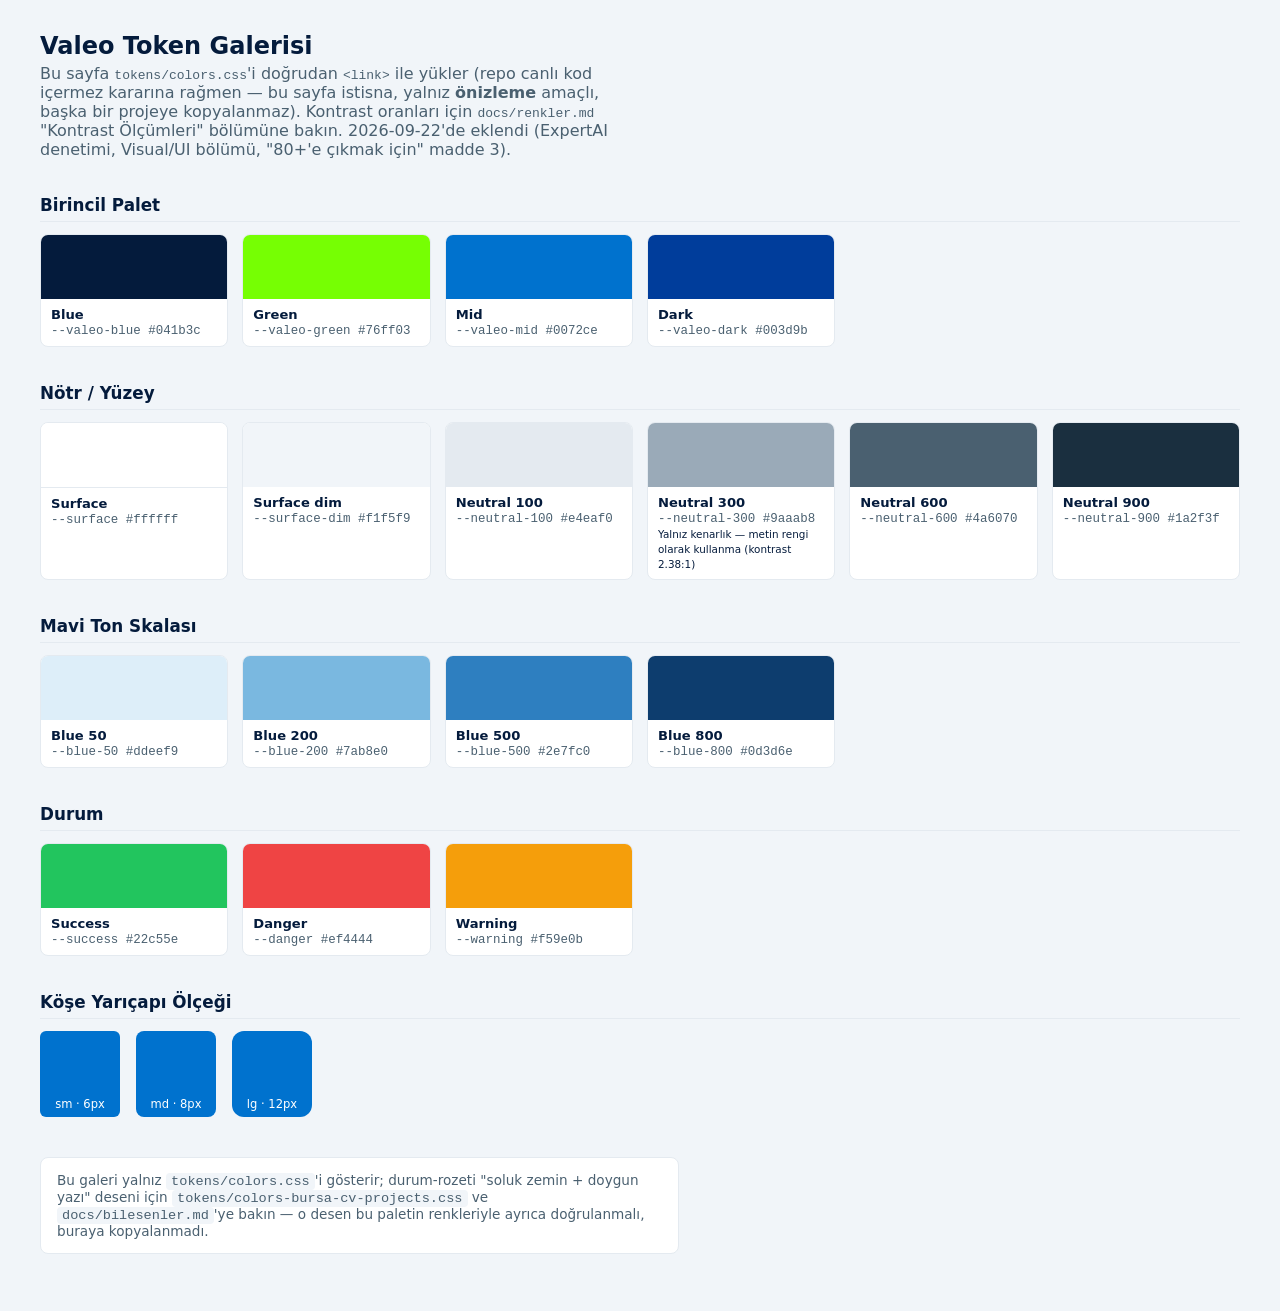
<file: tokens/gallery.html>
<!doctype html>
<html lang="tr">
<head>
<meta charset="UTF-8">
<meta name="viewport" content="width=device-width, initial-scale=1.0">
<title>Valeo Token Galerisi</title>
<meta name="description" content="tokens/colors.css içindeki resmi Valeo renk paletinin ve köşe yarıçapı ölçeğinin canlı önizlemesi.">
<link rel="stylesheet" href="colors.css">
<style>
  body{ margin:0; padding:32px clamp(16px,4vw,40px) 64px; background:var(--surface-dim); color:var(--valeo-blue);
        font-family:ui-sans-serif,system-ui,-apple-system,"Segoe UI",Roboto,Arial,sans-serif; }
  h1{ font-size:1.5rem; margin:0 0 4px; }
  p.lede{ color:var(--neutral-600); max-width:60ch; margin:0 0 28px; }
  h2{ font-size:1.05rem; margin:36px 0 12px; padding-bottom:6px; border-bottom:1px solid var(--neutral-100); }
  .grid{ display:grid; grid-template-columns:repeat(auto-fill,minmax(180px,1fr)); gap:14px; }
  .swatch{ border:1px solid var(--neutral-100); border-radius:var(--radius-md); overflow:hidden; background:var(--surface); }
  .fill{ height:64px; }
  .label{ padding:8px 10px; font-size:.78rem; }
  .label b{ display:block; font-size:.82rem; }
  .label code{ color:var(--neutral-600); }
  .radius-row{ display:flex; gap:16px; flex-wrap:wrap; }
  .radius-box{ width:80px; height:80px; background:var(--valeo-mid); display:flex; align-items:flex-end; justify-content:center; color:#fff; font-size:.72rem; padding-bottom:6px; }
  .note{ margin-top:40px; padding:14px 16px; background:var(--surface); border:1px solid var(--neutral-100); border-radius:var(--radius-md); font-size:.85rem; color:var(--neutral-600); max-width:70ch; }
  .note code{ background:var(--surface-dim); padding:1px 5px; border-radius:4px; }
</style>
</head>
<body>
  <h1>Valeo Token Galerisi</h1>
  <p class="lede">Bu sayfa <code>tokens/colors.css</code>'i doğrudan <code>&lt;link&gt;</code> ile
  yükler (repo canlı kod içermez kararına rağmen — bu sayfa istisna, yalnız <b>önizleme</b>
  amaçlı, başka bir projeye kopyalanmaz). Kontrast oranları için <code>docs/renkler.md</code>
  "Kontrast Ölçümleri" bölümüne bakın. 2026-09-22'de eklendi (ExpertAI denetimi, Visual/UI
  bölümü, "80+'e çıkmak için" madde 3).</p>

  <h2>Birincil Palet</h2>
  <div class="grid">
    <div class="swatch"><div class="fill" style="background:var(--valeo-blue)"></div><div class="label"><b>Blue</b><code>--valeo-blue #041b3c</code></div></div>
    <div class="swatch"><div class="fill" style="background:var(--valeo-green)"></div><div class="label"><b>Green</b><code>--valeo-green #76ff03</code></div></div>
    <div class="swatch"><div class="fill" style="background:var(--valeo-mid)"></div><div class="label"><b>Mid</b><code>--valeo-mid #0072ce</code></div></div>
    <div class="swatch"><div class="fill" style="background:var(--valeo-dark)"></div><div class="label"><b>Dark</b><code>--valeo-dark #003d9b</code></div></div>
  </div>

  <h2>Nötr / Yüzey</h2>
  <div class="grid">
    <div class="swatch"><div class="fill" style="background:var(--surface);border-bottom:1px solid var(--neutral-100)"></div><div class="label"><b>Surface</b><code>--surface #ffffff</code></div></div>
    <div class="swatch"><div class="fill" style="background:var(--surface-dim)"></div><div class="label"><b>Surface dim</b><code>--surface-dim #f1f5f9</code></div></div>
    <div class="swatch"><div class="fill" style="background:var(--neutral-100)"></div><div class="label"><b>Neutral 100</b><code>--neutral-100 #e4eaf0</code></div></div>
    <div class="swatch"><div class="fill" style="background:var(--neutral-300)"></div><div class="label"><b>Neutral 300</b><code>--neutral-300 #9aaab8</code><br><small>Yalnız kenarlık — metin rengi olarak kullanma (kontrast 2.38:1)</small></div></div>
    <div class="swatch"><div class="fill" style="background:var(--neutral-600)"></div><div class="label"><b>Neutral 600</b><code>--neutral-600 #4a6070</code></div></div>
    <div class="swatch"><div class="fill" style="background:var(--neutral-900)"></div><div class="label"><b>Neutral 900</b><code>--neutral-900 #1a2f3f</code></div></div>
  </div>

  <h2>Mavi Ton Skalası</h2>
  <div class="grid">
    <div class="swatch"><div class="fill" style="background:var(--blue-50)"></div><div class="label"><b>Blue 50</b><code>--blue-50 #ddeef9</code></div></div>
    <div class="swatch"><div class="fill" style="background:var(--blue-200)"></div><div class="label"><b>Blue 200</b><code>--blue-200 #7ab8e0</code></div></div>
    <div class="swatch"><div class="fill" style="background:var(--blue-500)"></div><div class="label"><b>Blue 500</b><code>--blue-500 #2e7fc0</code></div></div>
    <div class="swatch"><div class="fill" style="background:var(--blue-800)"></div><div class="label"><b>Blue 800</b><code>--blue-800 #0d3d6e</code></div></div>
  </div>

  <h2>Durum</h2>
  <div class="grid">
    <div class="swatch"><div class="fill" style="background:var(--success)"></div><div class="label"><b>Success</b><code>--success #22c55e</code></div></div>
    <div class="swatch"><div class="fill" style="background:var(--danger)"></div><div class="label"><b>Danger</b><code>--danger #ef4444</code></div></div>
    <div class="swatch"><div class="fill" style="background:var(--warning)"></div><div class="label"><b>Warning</b><code>--warning #f59e0b</code></div></div>
  </div>

  <h2>Köşe Yarıçapı Ölçeği</h2>
  <div class="radius-row">
    <div class="radius-box" style="border-radius:var(--radius-sm)">sm · 6px</div>
    <div class="radius-box" style="border-radius:var(--radius-md)">md · 8px</div>
    <div class="radius-box" style="border-radius:var(--radius-lg)">lg · 12px</div>
  </div>

  <div class="note">
    Bu galeri yalnız <code>tokens/colors.css</code>'i gösterir; durum-rozeti "soluk zemin +
    doygun yazı" deseni için <code>tokens/colors-bursa-cv-projects.css</code> ve
    <code>docs/bilesenler.md</code>'ye bakın — o desen bu paletin renkleriyle ayrıca
    doğrulanmalı, buraya kopyalanmadı.
  </div>
</body>
</html>
</file>
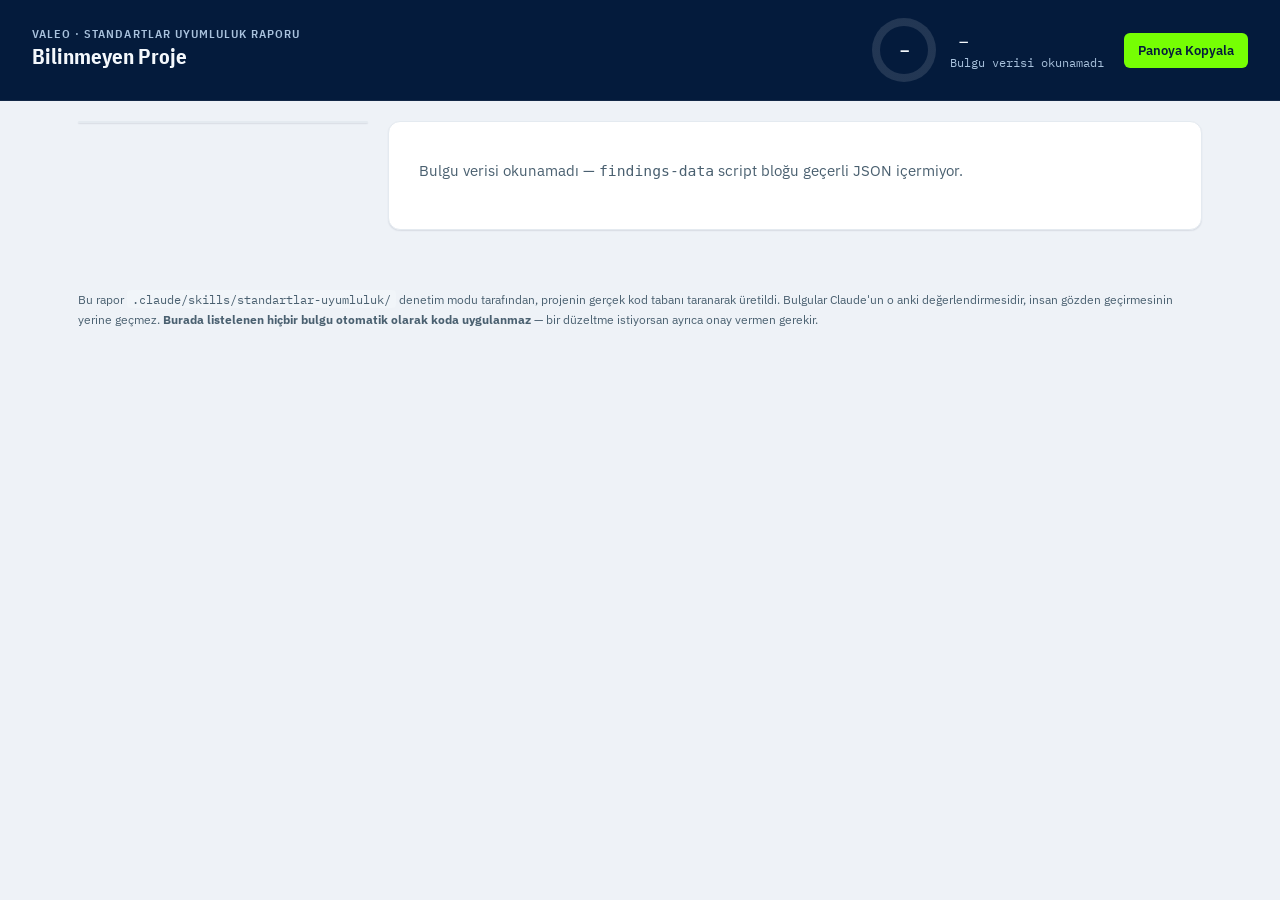
<file: .claude/skills/standartlar-uyumluluk/report-template.html>
<!doctype html>
<html lang="tr">
<head>
<meta charset="UTF-8">
<meta name="viewport" content="width=device-width, initial-scale=1.0">
<title>Standartlar Uyumluluk Raporu</title>
<link rel="preconnect" href="https://fonts.googleapis.com">
<link rel="preconnect" href="https://fonts.gstatic.com" crossorigin>
<link href="https://fonts.googleapis.com/css2?family=IBM+Plex+Sans:wght@400;500;600;700&family=IBM+Plex+Sans+Condensed:wght@500;600;700&family=IBM+Plex+Mono:wght@400;500;600&display=swap" rel="stylesheet">
<style>
  :root{
    --valeo-blue:#041b3c; --valeo-green:#76ff03; --valeo-mid:#0072ce; --valeo-dark:#003d9b;
    --surface:#ffffff; --surface-dim:#f1f5f9;
    --neutral-100:#e4eaf0; --neutral-300:#9aaab8; --neutral-600:#4a6070;
    --blue-200:#7ab8e0;

    --bg:#eef2f7; --panel:var(--surface); --panel-alt:var(--surface-dim);
    --border:var(--neutral-100); --border-strong:var(--neutral-300);
    --text:var(--valeo-blue); --text-dim:var(--neutral-600); --text-faint:var(--neutral-300);
    --accent:var(--valeo-mid);
    --cta-bg:var(--valeo-green); --cta-fg:var(--valeo-blue);
    --header-bg:var(--valeo-blue); --header-fg:#f4f8fc; --header-fg-dim:#a9c2dd;

    --good-fg:#15803d; --good-bg:#dcfce7; --good-track:#22c55e;
    --warn-fg:#92400e; --warn-bg:#fef3c7; --warn-track:#f59e0b;
    --bad-fg:#b91c1c;  --bad-bg:#fee2e2;  --bad-track:#ef4444;
    --track:var(--neutral-100);

    --radius-sm:6px; --radius-md:8px; --radius-lg:12px;
    --shadow-card:0 1px 2px rgba(4,27,60,0.06), 0 1px 1px rgba(4,27,60,0.04);
    color-scheme:light;
  }
  @media (prefers-color-scheme: dark){
    :root:not([data-theme="light"]){
      --bg:#0a1420; --panel:#111d2e; --panel-alt:#0d1826;
      --border:#20304a; --border-strong:#33496a;
      --text:#eaf1f8; --text-dim:#9db0c4; --text-faint:#5b7288;
      --accent:var(--blue-200);
      --cta-bg:var(--valeo-green); --cta-fg:#04142a;
      --header-bg:#071121; --header-fg:#f4f8fc; --header-fg-dim:#8ba7c4;
      --good-fg:#4ade80; --good-bg:rgba(74,222,128,0.14); --good-track:#4ade80;
      --warn-fg:#fbbf24; --warn-bg:rgba(251,191,36,0.14); --warn-track:#fbbf24;
      --bad-fg:#f87171;  --bad-bg:rgba(248,113,113,0.14); --bad-track:#f87171;
      --track:#1c2a3f;
      --shadow-card:0 1px 2px rgba(0,0,0,0.3), 0 1px 1px rgba(0,0,0,0.2);
      color-scheme:dark;
    }
  }
  :root[data-theme="dark"]{
    --bg:#0a1420; --panel:#111d2e; --panel-alt:#0d1826;
    --border:#20304a; --border-strong:#33496a;
    --text:#eaf1f8; --text-dim:#9db0c4; --text-faint:#5b7288;
    --accent:var(--blue-200);
    --cta-bg:var(--valeo-green); --cta-fg:#04142a;
    --header-bg:#071121; --header-fg:#f4f8fc; --header-fg-dim:#8ba7c4;
    --good-fg:#4ade80; --good-bg:rgba(74,222,128,0.14); --good-track:#4ade80;
    --warn-fg:#fbbf24; --warn-bg:rgba(251,191,36,0.14); --warn-track:#fbbf24;
    --bad-fg:#f87171;  --bad-bg:rgba(248,113,113,0.14); --bad-track:#f87171;
    --track:#1c2a3f;
    --shadow-card:0 1px 2px rgba(0,0,0,0.3), 0 1px 1px rgba(0,0,0,0.2);
    color-scheme:dark;
  }

  *{box-sizing:border-box;}
  body{ margin:0; background:var(--bg); color:var(--text); font-family:'IBM Plex Sans',system-ui,sans-serif; -webkit-font-smoothing:antialiased; }
  h1,h2,h3{ text-wrap:balance; margin:0; font-family:'IBM Plex Sans Condensed','IBM Plex Sans',sans-serif; }
  .mono{ font-family:'IBM Plex Mono',ui-monospace,monospace; font-variant-numeric:tabular-nums; }
  button{ font-family:inherit; }
  ::selection{ background:var(--cta-bg); color:var(--cta-fg); }

  .eyebrow{ font-family:'IBM Plex Sans Condensed',sans-serif; font-weight:600; font-size:.72rem; letter-spacing:.09em; text-transform:uppercase; }

  header{
    background:var(--header-bg); color:var(--header-fg);
    padding:18px clamp(16px,3vw,32px); display:flex; flex-wrap:wrap; align-items:center; gap:20px;
    position:sticky; top:0; z-index:20; border-bottom:1px solid rgba(255,255,255,0.06);
  }
  .brand{ display:flex; flex-direction:column; gap:2px; min-width:200px; }
  .brand .eyebrow{ color:var(--header-fg-dim); }
  .brand h1{ font-size:1.3rem; font-weight:700; color:var(--header-fg); }
  .brand .meta{ font-size:.78rem; color:var(--header-fg-dim); margin-top:2px; }

  .score-block{ display:flex; align-items:center; gap:14px; margin-left:auto; }
  .ring{
    --pct:0; width:64px; height:64px; border-radius:50%; position:relative;
    background:conic-gradient(var(--ring-color,var(--valeo-green)) calc(var(--pct)*1%), rgba(255,255,255,0.12) 0);
    display:flex; align-items:center; justify-content:center; flex-shrink:0;
  }
  .ring::after{ content:''; width:48px; height:48px; border-radius:50%; background:var(--header-bg); position:absolute; }
  .ring span{ position:relative; z-index:1; font-weight:600; font-size:1rem; color:var(--header-fg); }
  .score-meta{ display:flex; flex-direction:column; gap:3px; }
  .status-pill{ display:inline-flex; align-items:center; gap:5px; padding:3px 9px; border-radius:999px; font-size:.74rem; font-weight:600; width:max-content; }
  .score-sub{ font-size:.74rem; color:var(--header-fg-dim); }

  .btn{
    border:1px solid rgba(255,255,255,0.22); background:transparent; color:var(--header-fg);
    padding:8px 13px; border-radius:var(--radius-sm); font-size:.82rem; font-weight:500;
    cursor:pointer; display:inline-flex; align-items:center; gap:6px; white-space:nowrap;
  }
  .btn:hover{ background:rgba(255,255,255,0.08); }
  .btn.cta{ background:var(--cta-bg); color:var(--cta-fg); border-color:transparent; font-weight:600; }
  .btn.cta:hover{ filter:brightness(1.05); }
  .btn:focus-visible, [tabindex]:focus-visible{ outline:2px solid var(--valeo-green); outline-offset:2px; }

  .layout{ display:grid; grid-template-columns:290px 1fr; align-items:start; max-width:1180px; margin:0 auto; padding:20px clamp(12px,3vw,28px) 60px; gap:20px; }
  @media (max-width:860px){ .layout{ grid-template-columns:1fr; } }

  nav.cats{
    background:var(--panel); border:1px solid var(--border); border-radius:var(--radius-lg);
    box-shadow:var(--shadow-card); overflow:hidden; position:sticky; top:96px;
    max-height:calc(100vh - 116px); overflow-y:auto;
  }
  @media (max-width:860px){ nav.cats{ position:static; max-height:none; display:flex; overflow-x:auto; overflow-y:visible; } }
  .cat-row{
    display:flex; align-items:center; gap:10px; width:100%; text-align:left;
    background:transparent; border:0; border-left:3px solid transparent; border-bottom:1px solid var(--border);
    padding:10px 12px; cursor:pointer; color:var(--text);
  }
  @media (max-width:860px){ .cat-row{ flex-direction:column; align-items:flex-start; min-width:150px; border-left:0; border-bottom:0; border-right:1px solid var(--border); } }
  .cat-row:hover{ background:var(--panel-alt); }
  .cat-row.active{ background:var(--panel-alt); border-left-color:var(--valeo-green); }
  .cat-row.summary-row{ font-weight:600; }
  .cat-code{ font-size:.72rem; font-weight:600; color:var(--text-dim); flex-shrink:0; width:24px; }
  .cat-info{ flex:1; min-width:0; display:flex; flex-direction:column; gap:4px; }
  .cat-title{ font-size:.85rem; font-weight:500; line-height:1.25; }
  .cat-row.na .cat-title{ color:var(--text-faint); }
  .cat-bar-track{ height:4px; border-radius:2px; background:var(--track); overflow:hidden; }
  .cat-bar-fill{ height:100%; border-radius:2px; }
  .cat-pct{ font-size:.7rem; color:var(--text-dim); flex-shrink:0; }
  .na-tag{ font-size:.66rem; font-weight:600; text-transform:uppercase; letter-spacing:.04em; color:var(--text-faint); flex-shrink:0; }
  .crit-dot{ width:7px; height:7px; border-radius:50%; background:var(--bad-track); flex-shrink:0; }

  main.detail{ background:var(--panel); border:1px solid var(--border); border-radius:var(--radius-lg); box-shadow:var(--shadow-card); padding:clamp(18px,3vw,30px); }
  .detail-head{ display:flex; flex-wrap:wrap; justify-content:space-between; gap:14px; margin-bottom:6px; }
  .detail-title-row{ display:flex; align-items:baseline; gap:10px; flex-wrap:wrap; }
  .detail-code{ color:var(--text-faint); font-size:1rem; font-weight:600; }
  .detail-title{ font-size:1.3rem; font-weight:700; }
  .doc-chip{ font-family:'IBM Plex Mono',monospace; font-size:.74rem; background:var(--panel-alt); border:1px solid var(--border); padding:2px 8px; border-radius:5px; color:var(--text-dim); }
  .detail-desc{ color:var(--text-dim); font-size:.92rem; max-width:65ch; margin:8px 0 16px; line-height:1.55; }

  .cat-score-row{ display:flex; align-items:center; gap:12px; margin:16px 0 18px; padding:12px 14px; background:var(--panel-alt); border-radius:var(--radius-md); flex-wrap:wrap; }
  .cat-score-num{ font-family:'IBM Plex Mono',monospace; font-weight:600; font-size:1rem; }
  .unclear-note{ font-size:.78rem; color:var(--text-dim); }
  .cat-note{ margin:0 0 16px; padding:10px 14px; border-left:3px solid var(--border-strong); font-size:.86rem; color:var(--text-dim); background:var(--panel-alt); border-radius:0 var(--radius-sm) var(--radius-sm) 0; }

  .checklist{ list-style:none; margin:0; padding:0; display:flex; flex-direction:column; gap:2px; }
  .checklist li{ display:flex; align-items:flex-start; gap:10px; padding:10px 8px; border-radius:var(--radius-sm); border-bottom:1px solid var(--border); }
  .checklist li:last-child{ border-bottom:0; }
  .status-badge{ width:20px; height:20px; border-radius:50%; flex-shrink:0; display:flex; align-items:center; justify-content:center; margin-top:1px; }
  .status-badge svg{ width:12px; height:12px; }
  .status-badge.met{ background:var(--good-bg); color:var(--good-fg); }
  .status-badge.unmet{ background:var(--bad-bg); color:var(--bad-fg); }
  .status-badge.unclear{ background:var(--warn-bg); color:var(--warn-fg); }
  .item-body{ flex:1; min-width:0; }
  .item-text{ font-size:.9rem; line-height:1.45; }
  .item-text .crit{ display:inline-block; margin-left:6px; font-size:.66rem; font-weight:700; letter-spacing:.03em; color:var(--bad-fg); background:var(--bad-bg); padding:1px 6px; border-radius:999px; vertical-align:middle; }
  .item-evidence{ font-size:.78rem; color:var(--text-dim); margin-top:3px; font-family:'IBM Plex Mono',monospace; }

  .summary-lede{ font-size:.94rem; color:var(--text-dim); line-height:1.6; max-width:70ch; margin:4px 0 22px; }
  .rec-grid{ display:flex; flex-direction:column; gap:10px; margin-bottom:8px; }
  .rec-card{ display:flex; gap:12px; padding:14px 16px; border:1px solid var(--border); border-radius:var(--radius-md); background:var(--panel-alt); }
  .rec-card.critical{ border-color:var(--bad-track); background:var(--bad-bg); }
  .rec-card .rec-cat{ font-size:.7rem; font-weight:600; color:var(--text-dim); text-transform:uppercase; letter-spacing:.04em; margin-bottom:3px; }
  .rec-card.critical .rec-cat{ color:var(--bad-fg); }
  .rec-card .rec-summary{ font-weight:600; font-size:.94rem; margin-bottom:4px; }
  .rec-card .rec-action{ font-size:.86rem; color:var(--text-dim); line-height:1.5; }
  .approval-note{ margin-top:22px; padding:14px 16px; border:1px dashed var(--border-strong); border-radius:var(--radius-md); font-size:.85rem; color:var(--text-dim); line-height:1.55; }
  .approval-note strong{ color:var(--text); }

  .toast{
    position:fixed; bottom:22px; left:50%; transform:translateX(-50%) translateY(12px);
    background:var(--valeo-blue); color:#fff; padding:10px 18px; border-radius:999px;
    font-size:.85rem; font-weight:500; box-shadow:0 8px 24px rgba(0,0,0,0.25);
    opacity:0; pointer-events:none; transition:opacity .18s ease, transform .18s ease; z-index:50;
  }
  .toast.show{ opacity:1; transform:translateX(-50%) translateY(0); }

  footer{ max-width:1180px; margin:0 auto; padding:0 clamp(12px,3vw,28px) 40px; color:var(--text-dim); font-size:.78rem; line-height:1.6; }
  footer code{ font-family:'IBM Plex Mono',monospace; background:var(--panel-alt); padding:1px 5px; border-radius:4px; }

  @media (prefers-reduced-motion:reduce){ *{ transition:none !important; } }
</style>
</head>
<body>

<header>
  <div class="brand">
    <span class="eyebrow">Valeo · Standartlar Uyumluluk Raporu</span>
    <h1 id="projectTitle">—</h1>
    <span class="meta mono" id="auditMeta">—</span>
  </div>

  <div class="score-block">
    <div class="ring" id="scoreRing"><span id="scoreRingText">–</span></div>
    <div class="score-meta">
      <span class="status-pill" id="statusPill">—</span>
      <span class="score-sub mono" id="scoreSub">—</span>
    </div>
  </div>

  <button class="btn cta" id="copyBtn" type="button">Panoya Kopyala</button>
</header>

<div class="layout">
  <nav class="cats" id="catNav" aria-label="Kategoriler"></nav>
  <main class="detail" id="detailPanel"></main>
</div>

<footer>
  Bu rapor <code>.claude/skills/standartlar-uyumluluk/</code> denetim modu tarafından, projenin
  gerçek kod tabanı taranarak üretildi. Bulgular Claude'un o anki değerlendirmesidir, insan
  gözden geçirmesinin yerine geçmez. <strong>Burada listelenen hiçbir bulgu otomatik olarak koda
  uygulanmaz</strong> — bir düzeltme istiyorsan ayrıca onay vermen gerekir.
</footer>

<div class="toast" id="toast" role="status" aria-live="polite"></div>

<script type="application/json" id="findings-data">
__STANDARTLAR_FINDINGS_JSON__
</script>

<script>
(function(){
  "use strict";

  var ICONS = {
    met: '<svg viewBox="0 0 24 24" fill="none" stroke="currentColor" stroke-width="3" stroke-linecap="round" stroke-linejoin="round"><polyline points="20 6 9 17 4 12"></polyline></svg>',
    unmet: '<svg viewBox="0 0 24 24" fill="none" stroke="currentColor" stroke-width="3" stroke-linecap="round" stroke-linejoin="round"><line x1="18" y1="6" x2="6" y2="18"></line><line x1="6" y1="6" x2="18" y2="18"></line></svg>',
    unclear: '<svg viewBox="0 0 24 24" fill="none" stroke="currentColor" stroke-width="3" stroke-linecap="round" stroke-linejoin="round"><line x1="5" y1="12" x2="19" y2="12"></line></svg>'
  };
  var STATUS_LABEL = {met:'Karşılanıyor', unmet:'Karşılanmıyor', unclear:'Belirsiz'};

  var raw = document.getElementById('findings-data').textContent.trim();
  var DATA = null;
  try{ DATA = JSON.parse(raw); }catch(e){ DATA = null; }

  var activeCat = 'summary';

  function catCounts(cat){
    var met=0, unmet=0, unclear=0;
    cat.items.forEach(function(it){
      if(it.status==='met') met++;
      else if(it.status==='unmet') unmet++;
      else unclear++;
    });
    var denom = met+unmet;
    var pct = denom ? Math.round((met/denom)*100) : 0;
    return {met:met, unmet:unmet, unclear:unclear, total:cat.items.length, pct:pct, denom:denom};
  }

  function statusOf(pct, denom){
    if(!denom) return 'unclear';
    if(pct>=75) return 'good';
    if(pct>=50) return 'warn';
    return 'bad';
  }

  function overall(){
    var met=0, unmet=0, unclear=0, activeCount=0;
    (DATA.categories||[]).forEach(function(c){
      if(!c.applicable) return;
      activeCount++;
      var s = catCounts(c);
      met += s.met; unmet += s.unmet; unclear += s.unclear;
    });
    var denom = met+unmet;
    var pct = denom ? Math.round((met/denom)*100) : 0;
    return {met:met, unmet:unmet, unclear:unclear, denom:denom, pct:pct, activeCount:activeCount};
  }

  function renderHeader(){
    document.getElementById('projectTitle').textContent = (DATA && DATA.project) || 'Bilinmeyen Proje';
    document.getElementById('auditMeta').textContent = DATA ? ('Denetim: ' + (DATA.auditedAt || '—') + (DATA.sourceNote ? ' · ' + DATA.sourceNote : '')) : '';

    if(!DATA){
      document.getElementById('scoreSub').textContent = 'Bulgu verisi okunamadı';
      return;
    }
    var o = overall();
    var st = statusOf(o.pct, o.denom);
    var ring = document.getElementById('scoreRing');
    ring.style.setProperty('--pct', o.pct);
    ring.style.setProperty('--ring-color', 'var(--' + st + '-track)');
    document.getElementById('scoreRingText').textContent = o.pct + '%';
    var pill = document.getElementById('statusPill');
    var label = st==='good' ? 'Uyumlu' : st==='warn' ? 'Kısmi Uyum' : o.denom ? 'Yetersiz' : 'Veri Yok';
    pill.textContent = label;
    pill.style.background = 'var(--' + st + '-bg)';
    pill.style.color = 'var(--' + st + '-fg)';
    document.getElementById('scoreSub').textContent =
      o.met + '/' + o.denom + ' kriter karşılanıyor · ' + o.unclear + ' belirsiz · ' + o.activeCount + '/' + (DATA.categories||[]).length + ' kategori geçerli';
  }

  function renderNav(){
    var nav = document.getElementById('catNav');
    nav.innerHTML = '';
    if(!DATA) return;

    var sumRow = document.createElement('button');
    sumRow.type = 'button';
    sumRow.className = 'cat-row summary-row' + (activeCat==='summary' ? ' active' : '');
    sumRow.innerHTML = '<span class="cat-code mono">—</span><span class="cat-info"><span class="cat-title">Özet ve Öneriler</span></span>';
    sumRow.addEventListener('click', function(){ activeCat='summary'; render(); });
    nav.appendChild(sumRow);

    (DATA.categories||[]).forEach(function(c){
      var row = document.createElement('button');
      row.type = 'button';
      row.className = 'cat-row' + (c.id===activeCat ? ' active' : '') + (!c.applicable ? ' na' : '');

      var code = document.createElement('span');
      code.className = 'cat-code mono';
      code.textContent = c.code;
      row.appendChild(code);

      var info = document.createElement('span');
      info.className = 'cat-info';
      var titleWrap = document.createElement('span');
      titleWrap.style.display='flex'; titleWrap.style.alignItems='center'; titleWrap.style.gap='6px';
      var title = document.createElement('span');
      title.className = 'cat-title';
      title.textContent = c.title;
      titleWrap.appendChild(title);
      if(c.applicable && c.items.some(function(it){ return it.status==='unmet' && it.critical; })){
        var dot = document.createElement('span');
        dot.className = 'crit-dot';
        dot.title = 'Kritik bulgu var';
        titleWrap.appendChild(dot);
      }
      info.appendChild(titleWrap);

      if(c.applicable){
        var s = catCounts(c);
        var st = statusOf(s.pct, s.denom);
        var track = document.createElement('span');
        track.className = 'cat-bar-track';
        var fill = document.createElement('span');
        fill.className = 'cat-bar-fill';
        fill.style.width = s.pct + '%';
        fill.style.background = 'var(--' + st + '-track)';
        track.appendChild(fill);
        info.appendChild(track);
      }
      row.appendChild(info);

      if(c.applicable){
        var s2 = catCounts(c);
        var pctText = document.createElement('span');
        pctText.className = 'cat-pct mono';
        pctText.textContent = s2.pct + '%';
        row.appendChild(pctText);
      } else {
        var tag = document.createElement('span');
        tag.className = 'na-tag';
        tag.textContent = 'Kapsam Dışı';
        row.appendChild(tag);
      }

      row.addEventListener('click', function(){ activeCat = c.id; render(); });
      nav.appendChild(row);
    });
  }

  function renderSummary(){
    var panel = document.getElementById('detailPanel');
    panel.innerHTML = '';
    var head = document.createElement('div');
    head.innerHTML = '<h2 class="detail-title">Özet ve Öneriler</h2>';
    panel.appendChild(head);

    var lede = document.createElement('p');
    lede.className = 'summary-lede';
    var o = overall();
    lede.textContent = DATA.categories.filter(function(c){return c.applicable;}).length +
      ' geçerli kategoride ' + o.denom + ' kriter değerlendirildi, ' + o.met + ' tanesi karşılanıyor. ' +
      (o.unclear ? o.unclear + ' kriter kod taramasıyla kesin belirlenemedi (belirsiz).' : '');
    panel.appendChild(lede);

    var grid = document.createElement('div');
    grid.className = 'rec-grid';
    var recs = DATA.recommendations || [];
    if(!recs.length){
      var none = document.createElement('p');
      none.className = 'detail-desc';
      none.textContent = 'Bu denetimde öne çıkarılacak bir öneri işaretlenmedi.';
      grid.appendChild(none);
    }
    recs.forEach(function(r){
      var cat = DATA.categories.filter(function(c){ return c.id===r.categoryId; })[0];
      var card = document.createElement('div');
      card.className = 'rec-card' + (r.critical ? ' critical' : '');
      card.innerHTML =
        '<div style="flex:1"><div class="rec-cat">' + (cat ? cat.code + ' · ' + cat.title : r.categoryId) + '</div>' +
        '<div class="rec-summary">' + r.summary + '</div>' +
        '<div class="rec-action">' + r.action + '</div></div>';
      card.style.cursor = 'pointer';
      card.addEventListener('click', function(){ if(cat){ activeCat = cat.id; render(); } });
      grid.appendChild(card);
    });
    panel.appendChild(grid);

    var note = document.createElement('div');
    note.className = 'approval-note';
    note.innerHTML = '<strong>Not:</strong> Bu bulgular tespit + öneri amaçlıdır. Herhangi bir kod değişikliği ' +
      'yapılmadan önce ayrıca onayın istenir — bu rapor kendiliğinden hiçbir dosyayı değiştirmez.';
    panel.appendChild(note);
  }

  function renderCategory(c){
    var panel = document.getElementById('detailPanel');
    panel.innerHTML = '';

    var head = document.createElement('div');
    head.className = 'detail-head';
    var titleRow = document.createElement('div');
    titleRow.className = 'detail-title-row';
    titleRow.innerHTML = '<span class="detail-code mono">' + c.code + '</span>' +
      '<h2 class="detail-title">' + c.title + '</h2>' +
      '<span class="doc-chip">' + c.doc + '</span>';
    head.appendChild(titleRow);
    panel.appendChild(head);

    var desc = document.createElement('p');
    desc.className = 'detail-desc';
    desc.textContent = c.desc || '';
    panel.appendChild(desc);

    if(!c.applicable){
      var naBox = document.createElement('div');
      naBox.className = 'cat-note';
      naBox.textContent = 'Kapsam Dışı. ' + (c.applicabilityNote || 'Bu projede bu kategoriye ait bir sinyal bulunamadı.');
      panel.appendChild(naBox);
      return;
    }

    var s = catCounts(c);
    var st = statusOf(s.pct, s.denom);
    var scoreRow = document.createElement('div');
    scoreRow.className = 'cat-score-row';
    scoreRow.innerHTML =
      '<span class="status-pill" style="background:var(--' + st + '-bg);color:var(--' + st + '-fg)">' +
      (st==='good'?'Uyumlu':st==='warn'?'Kısmi Uyum':s.denom?'Yetersiz':'Veri Yok') + '</span>' +
      '<span class="cat-score-num mono">' + s.met + '/' + s.denom + '</span>' +
      (s.unclear ? '<span class="unclear-note">' + s.unclear + ' belirsiz</span>' : '');
    panel.appendChild(scoreRow);

    if(c.categoryNote){
      var noteBox = document.createElement('div');
      noteBox.className = 'cat-note';
      noteBox.textContent = c.categoryNote;
      panel.appendChild(noteBox);
    }

    var list = document.createElement('ul');
    list.className = 'checklist';
    c.items.forEach(function(item){
      var li = document.createElement('li');
      var badge = document.createElement('span');
      badge.className = 'status-badge ' + item.status;
      badge.innerHTML = ICONS[item.status] || ICONS.unclear;
      badge.title = STATUS_LABEL[item.status] || 'Belirsiz';
      li.appendChild(badge);

      var body = document.createElement('div');
      body.className = 'item-body';
      var text = document.createElement('div');
      text.className = 'item-text';
      text.textContent = item.text;
      if(item.critical && item.status==='unmet'){
        var crit = document.createElement('span');
        crit.className = 'crit';
        crit.textContent = 'KRİTİK';
        text.appendChild(crit);
      }
      body.appendChild(text);
      if(item.evidence){
        var ev = document.createElement('div');
        ev.className = 'item-evidence';
        ev.textContent = item.evidence;
        body.appendChild(ev);
      }
      li.appendChild(body);
      list.appendChild(li);
    });
    panel.appendChild(list);
  }

  function render(){
    renderHeader();
    renderNav();
    if(!DATA){
      document.getElementById('detailPanel').innerHTML = '<p class="detail-desc">Bulgu verisi okunamadı — <code>findings-data</code> script bloğu geçerli JSON içermiyor.</p>';
      return;
    }
    if(activeCat==='summary'){ renderSummary(); return; }
    var c = DATA.categories.filter(function(x){ return x.id===activeCat; })[0];
    if(c) renderCategory(c); else renderSummary();
  }

  function showToast(msg){
    var t = document.getElementById('toast');
    t.textContent = msg;
    t.classList.add('show');
    clearTimeout(showToast._h);
    showToast._h = setTimeout(function(){ t.classList.remove('show'); }, 2200);
  }

  function buildReportText(){
    if(!DATA) return '';
    var o = overall();
    var lines = [];
    lines.push('# ' + (DATA.project||'Proje') + ' — Standartlar Uyumluluk Raporu');
    lines.push('Denetim: ' + (DATA.auditedAt||'—'));
    lines.push('Genel: ' + o.pct + '% · ' + o.met + '/' + o.denom + ' kriter · ' + o.unclear + ' belirsiz');
    lines.push('');
    (DATA.recommendations||[]).forEach(function(r){
      lines.push('- [' + (r.critical?'KRİTİK':'öneri') + '] ' + r.summary + ' → ' + r.action);
    });
    lines.push('');
    DATA.categories.forEach(function(c){
      if(!c.applicable){ lines.push('## ' + c.code + ' · ' + c.title + ' — Kapsam Dışı'); lines.push(''); return; }
      var s = catCounts(c);
      lines.push('## ' + c.code + ' · ' + c.title + ' — ' + s.met + '/' + s.denom + ' (' + s.pct + '%)');
      c.items.forEach(function(item){
        var mark = item.status==='met' ? 'x' : item.status==='unmet' ? ' ' : '?';
        lines.push('- [' + mark + '] ' + item.text + (item.evidence ? '  (' + item.evidence + ')' : ''));
      });
      lines.push('');
    });
    return lines.join('\n');
  }

  document.getElementById('copyBtn').addEventListener('click', function(){
    var text = buildReportText();
    if(!text){ showToast('Kopyalanacak veri yok'); return; }
    if(navigator.clipboard && navigator.clipboard.writeText){
      navigator.clipboard.writeText(text).then(function(){ showToast('Rapor panoya kopyalandı'); })
        .catch(function(){ showToast('Kopyalama başarısız'); });
    } else {
      showToast('Bu tarayıcıda pano erişimi yok');
    }
  });

  render();
})();
</script>
</body>
</html>
</file>
<file: tokens/colors.css>
/* ============================================================
   RESMİ VALEO RENK PALETİ — kanonik dosya.
   Kaynak: eng-furkany/ValeoDashboard, ValeoDashboard/Index.html
   (bkz. tokens/colors-valeo-dashboard.css — bu dosya onun aynısıdır,
   yalnızca "resmi" ad altında referans kolaylığı için var).
   Karar: 2026-08-13, bkz. ../docs/renkler.md "Karar Geçmişi".
   Yeni bir Valeo projesine renk taşırken BURADAN başla.
   ============================================================ */

:root {
  /* --- Birincil Palette --- */
  --valeo-blue  : #041b3c;   /* Ana renk, başlıklar */
  --valeo-green : #76ff03;   /* Aksiyon, vurgu, aktif öğe */
  --valeo-mid   : #0072ce;   /* Orta mavi, ikincil vurgu */
  --valeo-dark  : #003d9b;   /* Butonlar, hover */

  /* --- Nötr / Yüzey --- */
  --surface      : #ffffff;
  --surface-dim  : #f1f5f9;
  --neutral-100  : #e4eaf0;
  --neutral-300  : #9aaab8;
  --neutral-600  : #4a6070;
  --neutral-900  : #1a2f3f;

  /* --- Mavi Ton Skalası --- */
  --blue-50  : #ddeef9;
  --blue-200 : #7ab8e0;
  --blue-500 : #2e7fc0;
  --blue-800 : #0d3d6e;

  /* --- Durum --- */
  --success : #22c55e;
  --danger  : #ef4444;
  --warning : #f59e0b;

  /* --- Köşe Yarıçapı --- */
  --radius-sm : 6px;
  --radius-md : 8px;
  --radius-lg : 12px;
}

/* Renk kullanım öncelikleri:
   --valeo-green → aktif nav ögesi, en yüksek değerli bar, CTA buton
   --valeo-blue  → sayfa/panel arka planı, header
   --valeo-mid / --valeo-dark → butonlar, hover, link
   --neutral-*   → metin hiyerarşisi, kenarlıklar, ayırıcılar
   --blue-*      → ikon rengi, badge, subtle vurgu

   Dark-mode varyantı yok. Durum rozeti üretirken tokens/colors-bursa-cv-projects.css
   içindeki "soluk zemin + doygun yazı" desenini bu renklerle yeniden
   doğrulayarak uygula (bkz. ../docs/renkler.md). */

/* WCAG 2.1 kontrast oranları (2026-09-22'de ölçüldü, standart relative-luminance
   formülüyle — hesap: ../docs/renkler.md "Kontrast Ölçümleri"). Metin olarak
   kullanmadan önce buraya bak:
   --valeo-blue metin  / beyaz zemin   → 17.11:1 (AAA)
   --valeo-green metin / --valeo-blue zemin (CTA) → 13.10:1 (AAA)
   --valeo-dark metin  / beyaz zemin   → 9.81:1  (AAA)
   --blue-800 metin    / beyaz zemin   → 11.00:1 (AAA)
   --neutral-600 metin / beyaz zemin   → 6.57:1  (AA, AAA değil — küçük metinde AAA hedefleme)
   --valeo-mid metin   / beyaz zemin   → 4.89:1  (AA — büyük/kalın metinde güvenli, ince gövde
                                                    metninde alt sınıra yakın, dikkatli kullan)
   --neutral-300 metin / beyaz zemin   → 2.38:1  (YETERSİZ — AA'nın altında. Bu token yalnız
                                                    kenarlık/ayırıcı için tasarlandı, METİN
                                                    RENGİ OLARAK KULLANMA.) */
</file>
